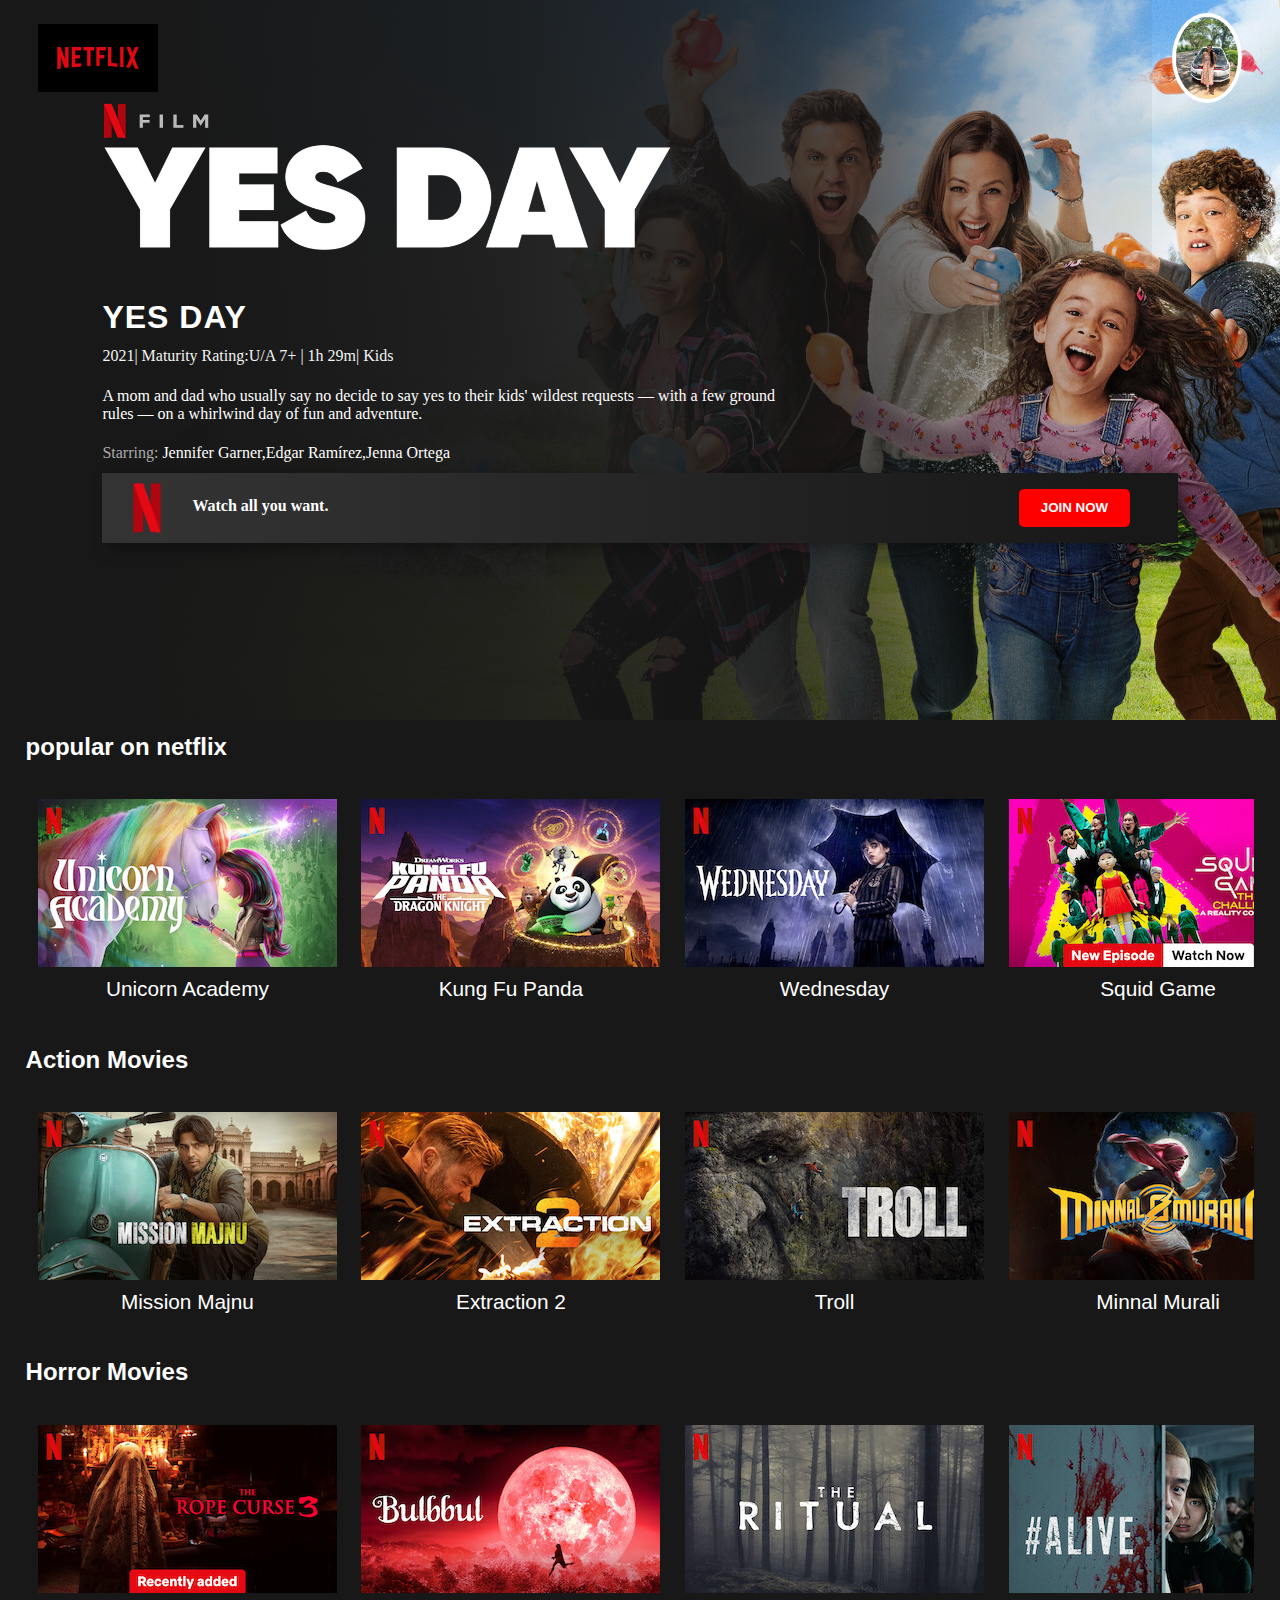
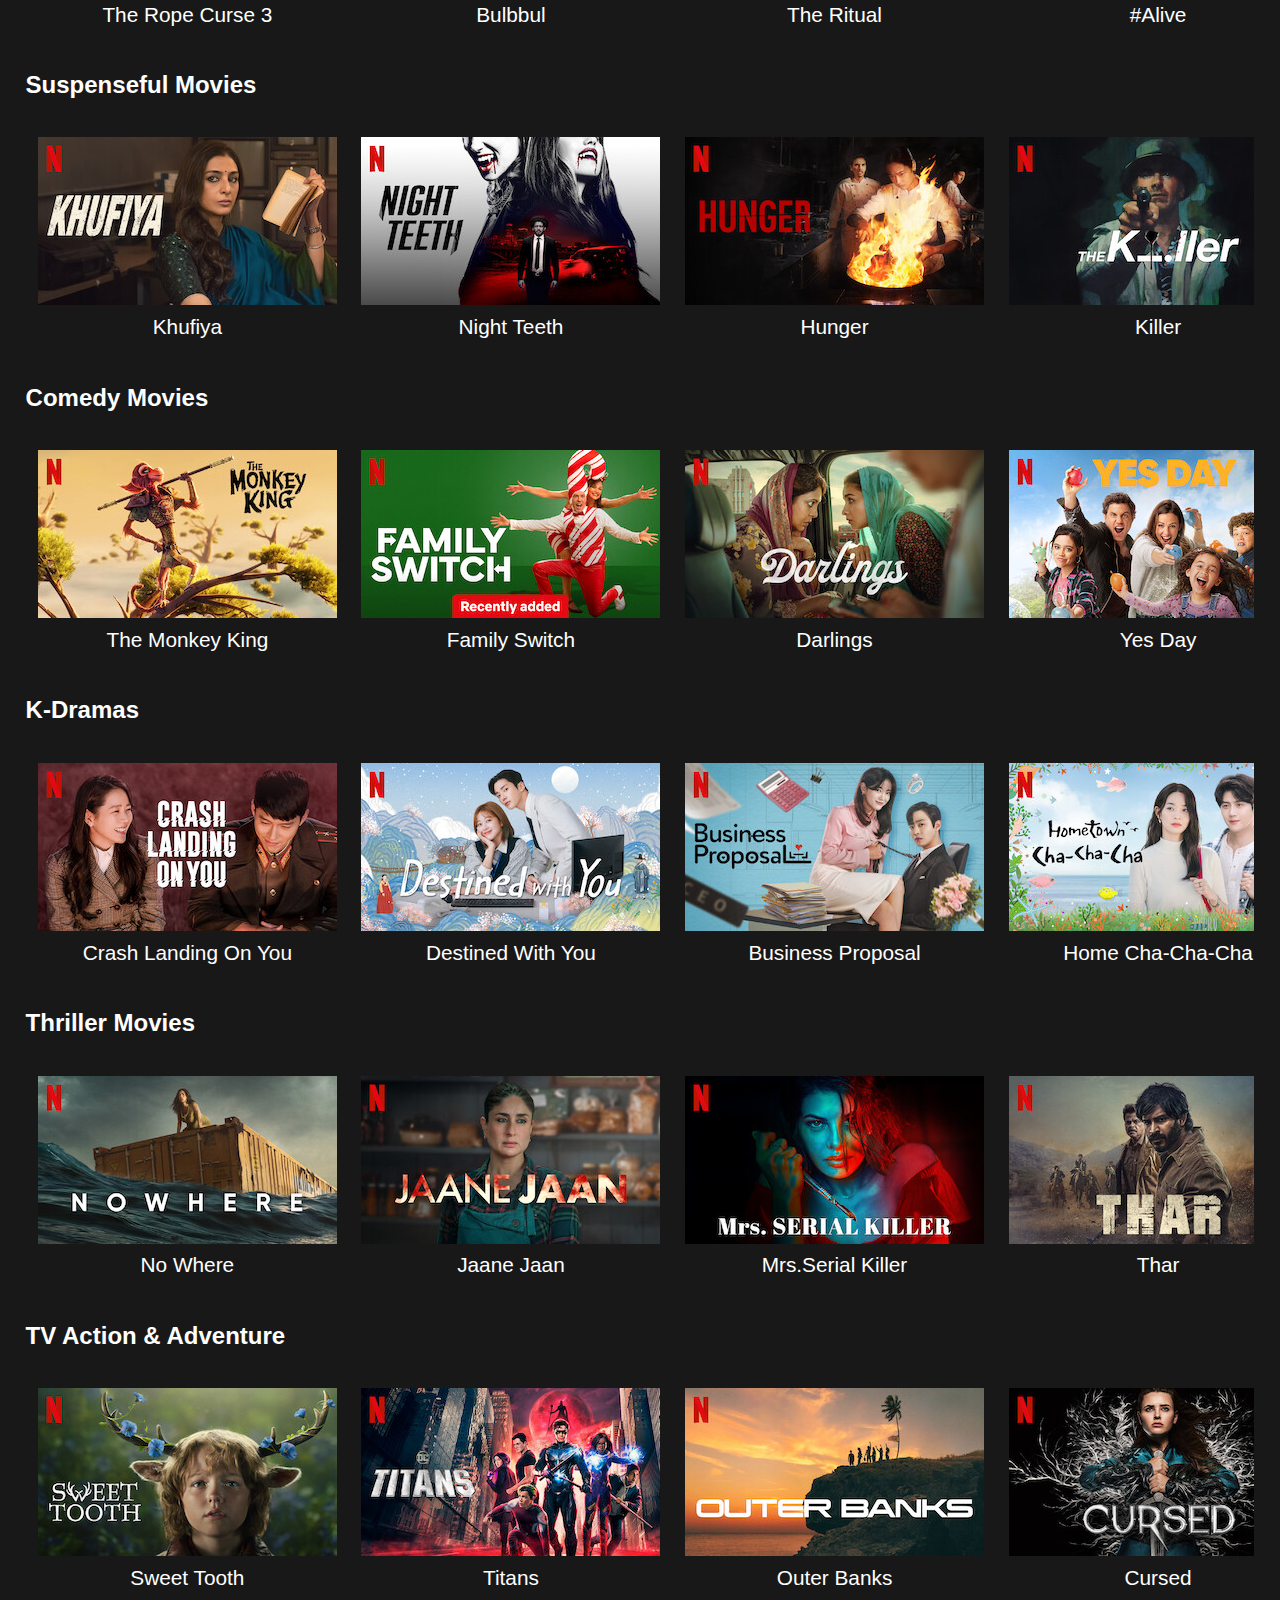
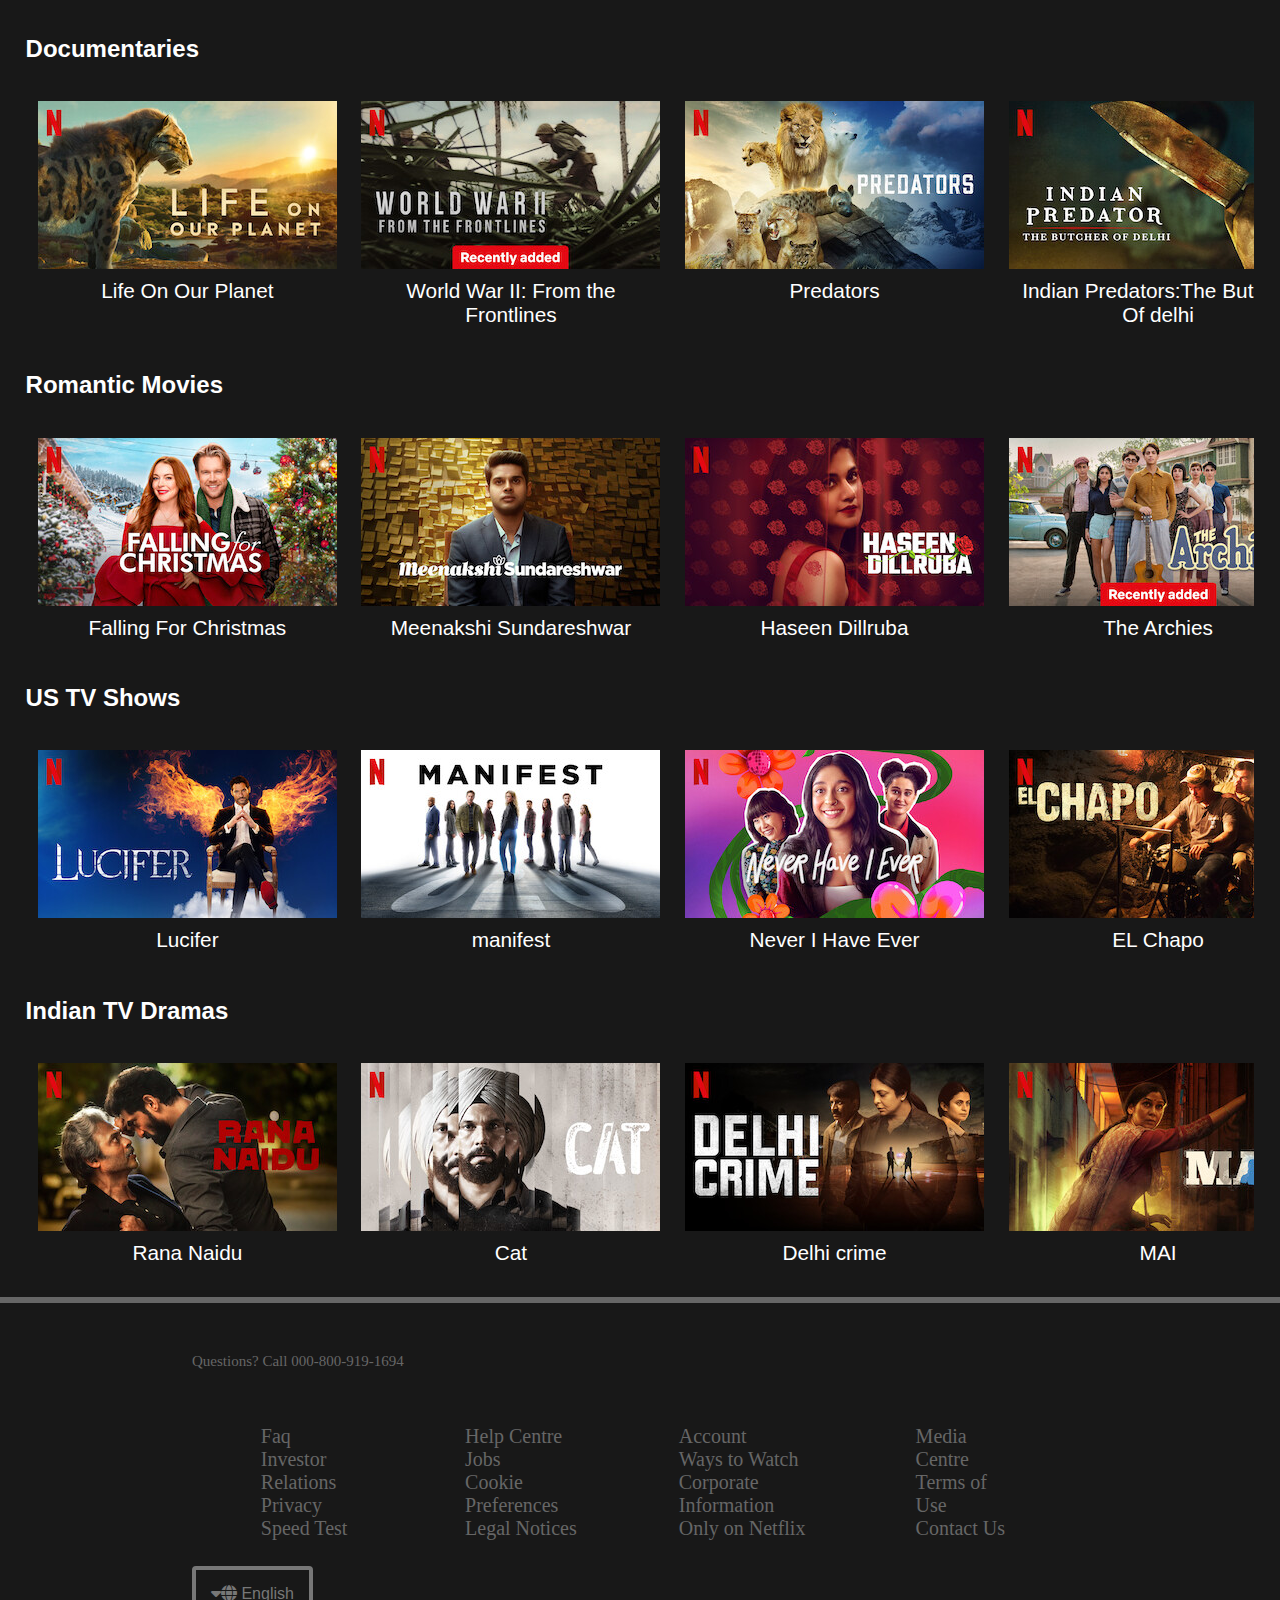
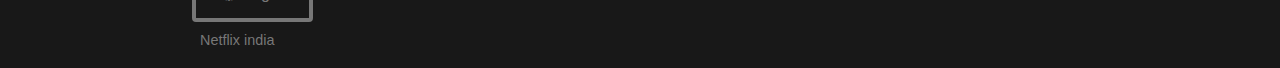
<file: index.html>
<!DOCTYPE html>
<html lang="en">

<head>
    <meta charset="UTF-8">
    <meta name="viewport" content="width=device-width, initial-scale=1.0">
    <title>Document</title>
    <link rel="stylesheet" href="index.css">
    <link rel="stylesheet" href="https://cdnjs.cloudflare.com/ajax/libs/font-awesome/6.5.1/css/all.min.css">
</head>

<body>
    <!-- ==========================navbar=============================   -->
    <nav>
        <img src="assets/png/logo.png" alt="logo" class="logo">
        <img src="assets/png/shivani.jpg" alt="logo" class="profile">
    </nav>
    <!-- ===============================banner============================== -->
    <div class="banner">
        <div class="banner-content">
            <div class="banner-title">
                <img src="assets/jpg/banner/44.png" alt="">
                <h1>YES DAY</h1>
                <p style="color: #f3f3f3;">2021<span>|</span> Maturity Rating:U/A 7+ <span>|</span> 1h 29m<span>|</span> Kids
                <p>A mom and dad who usually say no decide to say yes to their kids' wildest requests — with a few ground rules — on a whirlwind day of fun and adventure.</p>
                  <p><span style="color: #aaaaaa;"> Starring: </span>Jennifer Garner,Edgar Ramírez,Jenna Ortega</p>             
            </div>
            <div class="container1">
                <div class="container1-title">
                    <img src="assets/png/netflix logo.png" alt="">
                    <p>Watch all you want.</p>
                </div>
                <button>JOIN NOW</button>
            </div>
            <!-- <div class="banner-button">
                <button class="play">play</button>
                <button class="info">info</button>
            </div> -->
        </div>
    </div>
    <!-- ===================================section============================== -->
    <section>
        <h1>popular on netflix</h1>
        <div class="posters">
            <div class="posters-title">
                <a href="1.html"><img src="assets/jpg/popular on netflix/1.jpg" alt="logo" class="poster"></a>
                <h3>Unicorn Academy</h3>
            </div>
            <div class="posters-title">
                <a href="2.html"><img src="assets/jpg/popular on netflix/2.jpg" alt="logo" class="poster"></a>
                <h3>Kung Fu Panda</h3>
            </div>
            <div class="posters-title">
                <a href="3.html"><img src="assets/jpg/popular on netflix/3.jpg" alt="logo" class="poster"></a>
                <h3>Wednesday</h3>
            </div>
            <div class="posters-title">
                <a href="4.html"><img src="assets/jpg/popular on netflix/4.jpg" alt="logo" class="poster"></a>
                <h3>Squid Game</h3>
            </div>
            <div class="posters-title">
               <a href="5.html"><img src="assets/jpg/popular on netflix/5.jpg" alt="logo" class="poster"></a>
                <h3>Sister Death</h3>
            </div>
            <div class="posters-title">
                <a href="6.html"><img src="assets/jpg/popular on netflix/6.jpg" alt="logo" class="poster"></a>
                <h3>The Conference</h3>
            </div>
            <div class="posters-title">
                <a href="7.html"><img src="assets/jpg/popular on netflix/7.jpg" alt="logo" class="poster"></a>
                <h3>Chopsticks</h3>
            </div>
            <div class="posters-title">
                <a href="8.html"><img src="assets/jpg/popular on netflix/8.jpg" alt="logo" class="poster"></a>
                <h3>Surviving Paradise</h3>
            </div>
            <div class="posters-title">
                <a href="9.html"><img src="assets/jpg/popular on netflix/9.jpg" alt="logo" class="poster"></a>
                <h3>Island Of The Sea Wolves</h3>
            </div>
            <div class="posters-title">
                <a href="10.html"><img src="assets/jpg/popular on netflix/10.jpg" alt="logo" class="poster"></a>
                <h3>Lost In Space</h3>
            </div>
        </div>
    </section>
    <section>
        <h1>Action Movies</h1>
        <div class="posters">
            <div class="posters-title">
                <a href="11.html"><img src="assets/jpg/popular on netflix/11.jpg" alt="logo" class="poster"></a>
                <h3>Mission Majnu</h3>
            </div>
            <div class="posters-title">
                <a href="12.html"><img src="assets/jpg/popular on netflix/12.jpg" alt="logo" class="poster"></a>
                <h3>Extraction 2</h3>
            </div>
            <div class="posters-title">
                <a href="13.html"><img src="assets/jpg/popular on netflix/13.jpg" alt="logo" class="poster"></a>
                <h3>Troll</h3>
            </div>
            <div class="posters-title">
                <a href="14.html"><img src="assets/jpg/popular on netflix/14.jpg" alt="logo" class="poster"></a>
                <h3>Minnal Murali</h3>
            </div>
            <div class="posters-title">
                <a href="15.html"><img src="assets/jpg/popular on netflix/15.jpg" alt="logo" class="poster"></a>
                <h3>Heart Of Stone</h3>
            </div>
            <div class="posters-title">
                <a href="16.html"><img src="assets/jpg/popular on netflix/16.jpg" alt="logo" class="poster"></a>
                <h3>Triple Frontier</h3>
            </div>
            <div class="posters-title">
                <a href="17.html"><img src="assets/jpg/popular on netflix/17.jpg" alt="logo" class="poster"></a>
                <h3>Believer</h3>
            </div>
            <div class="posters-title">
                <a href="18.html"><img src="assets/jpg/popular on netflix/18.jpg" alt="logo" class="poster"></a>
                <h3>Mowgli</h3>
            </div>
            <div class="posters-title">
                <a href="19.html"><img src="assets/jpg/popular on netflix/19.jpg" alt="logo" class="poster"></a>
                <h3>How It Ends</h3>
            </div>
            <div class="posters-title">
                <a href="20.html"><img src="assets/jpg/popular on netflix/20.jpg" alt="logo" class="poster"></a>
                <h3>Revenge</h3>
            </div>
        </div>
    </section>
    <section>
        <h1>Horror Movies</h1>
        <div class="posters">
            <div class="posters-title">
                <a href="21.html"><img src="assets/jpg/popular on netflix/21.jpg" alt="logo" class="poster"></a>
                <h3>The Rope Curse 3</h3>
            </div>
            <div class="posters-title">
                <a href="22.html"><img src="assets/jpg/popular on netflix/22.jpg" alt="logo" class="poster"></a>
                <h3>Bulbbul</h3>
            </div>
            <div class="posters-title">
                <a href="23.html"><img src="assets/jpg/popular on netflix/23.jpg" alt="logo" class="poster"></a>
                <h3>The Ritual</h3>
            </div>
            <div class="posters-title">
                <a href="24.html"><img src="assets/jpg/popular on netflix/24.jpg" alt="logo" class="poster"></a>
                <h3>#Alive</h3>
            </div>
            <div class="posters-title">
                <a href="25.html"><img src="assets/jpg/popular on netflix/25.jpg" alt="logo" class="poster"></a>
                <h3>Sabrina</h3>
            </div>
            <div class="posters-title">
                <a href="26.html"><img src="assets/jpg/popular on netflix/26.jpg" alt="logo" class="poster"></a>
                <h3>Blood Red Sky</h3>
            </div>
            <div class="posters-title">
                <a href="27.html"><img src="assets/jpg/popular on netflix/27.jpg" alt="logo" class="poster"></a>
                <h3>Cam</h3>
            </div>
            <div class="posters-title">
                <a href="28.html"><img src="assets/jpg/popular on netflix/28.jpg" alt="logo" class="poster"></a>
                <h3>Ghost Stories</h3>
            </div>
            <div class="posters-title">
                <a href="29.html"><img src="assets/jpg/popular on netflix/29.jpg" alt="logo" class="poster"></a>
                <h3>Viking Wolf</h3>
            </div>
            <div class="posters-title">
                <a href="30.html"><img src="assets/jpg/popular on netflix/30.jpg" alt="logo" class="poster"></a>
                <h3>Death Note</h3>
            </div>
        </div>
    </section>
    <section>
        <h1>Suspenseful Movies</h1>
        <div class="posters">
            <div class="posters-title">
                <a href="31.html"><img src="assets/jpg/popular on netflix/31.jpg" alt="logo" class="poster"></a>
                <h3>Khufiya</h3>
            </div>
            <div class="posters-title">
                <a href="32.html"><img src="assets/jpg/popular on netflix/32.jpg" alt="logo" class="poster"></a>
                <h3>Night Teeth</h3>
            </div>
            <div class="posters-title">
                <a href="33.html"><img src="assets/jpg/popular on netflix/33.jpg" alt="logo" class="poster"></a>
                <h3>Hunger</h3>
            </div>
            <div class="posters-title">
                <a href="34.html"><img src="assets/jpg/popular on netflix/34.jpg" alt="logo" class="poster"></a>
                <h3>Killer</h3>
            </div>
            <div class="posters-title">
                <a href="35.html"><img src="assets/jpg/popular on netflix/35.jpg" alt="logo" class="poster"></a>
                <h3>Bird Box Barcelona</h3>
            </div>
            <div class="posters-title">
                <a href="36.html"><img src="assets/jpg/popular on netflix/36.jpg" alt="logo" class="poster"></a>
                <h3>The Silence</h3>
            </div>
            <div class="posters-title">
                <a href="37.html"><img src="assets/jpg/popular on netflix/37.jpg" alt="logo" class="poster"></a>
                <h3>Enola Holmas 2</h3>
            </div>
            <div class="posters-title">
                <a href="38.html"><img src="assets/jpg/popular on netflix/38.jpg" alt="logo" class="poster"></a>
                <h3>The Guilty</h3>
            </div>
            <div class="posters-title">
                <a href="39.html"><img src="assets/jpg/popular on netflix/39.jpg" alt="logo" class="poster"></a>
                <h3>Paradise</h3>
            </div>
            <div class="posters-title">
                <a href="40.html"><img src="assets/jpg/popular on netflix/40.jpg" alt="logo" class="poster"></a>
                <h3>Run</h3>
            </div>
        </div>
    </section>
    <section>
        <h1>Comedy Movies</h1>
        <div class="posters">
            <div class="posters-title">
                <a href="41.html"><img src="assets/jpg/popular on netflix/41.jpg" alt="logo" class="poster"></a>
                <h3>The Monkey King</h3>
            </div>
            <div class="posters-title">
                <a href="42.html"><img src="assets/jpg/popular on netflix/42.jpg" alt="logo" class="poster"></a>
                <h3>Family Switch</h3>
            </div>
            <div class="posters-title">
                <a href="43.html"><img src="assets/jpg/popular on netflix/43.jpg" alt="logo" class="poster"></a>
                <h3>Darlings</h3>
            </div>
            <div class="posters-title">
                <a href="44.html"><img src="assets/jpg/popular on netflix/44.jpg" alt="logo" class="poster"></a>
                <h3>Yes Day</h3>
            </div>
            <div class="posters-title">
                <a href="45.html"><img src="assets/jpg/popular on netflix/45.jpg" alt="logo" class="poster"></a>
                <h3>Wish Dragon</h3>
            </div>
            <div class="posters-title">
                <a href="46.html"><img src="assets/jpg/popular on netflix/46.jpg" alt="logo" class="poster"></a>
                <h3>Royal Treatment</h3>
            </div>
            <div class="posters-title">
                <a href="47.html"><img src="assets/jpg/popular on netflix/47.jpg" alt="logo" class="poster"></a>
                <h3>We Can Be Heroes</h3>
            </div>
            <div class="posters-title">
                <a href="48.html"><img src="assets/jpg/popular on netflix/48.jpg" alt="logo" class="poster"></a>
                <h3>Jaadugar</h3>
            </div>
            <div class="posters-title">
                <a href="49.html"><img src="assets/jpg/popular on netflix/49.jpg" alt="logo" class="poster"></a>
                <h3>Ginny Weds Sunny</h3>
            </div>
            <div class="posters-title">
                <a href="50.html"><img src="assets/jpg/popular on netflix/50.jpg" alt="logo" class="poster"></a>
                <h3>Kathal</h3>
            </div>
        </div>
    </section>
    <section>
        <h1>K-Dramas</h1>
        <div class="posters">
            <div class="posters-title">
                <a href="51.html"><img src="assets/jpg/popular on netflix/51.jpg" alt="logo" class="poster"></a>
                <h3>Crash Landing On You</h3>
            </div>
            <div class="posters-title">
                <a href="52.html"><img src="assets/jpg/popular on netflix/52.jpg" alt="logo" class="poster"></a>
                <h3>Destined With You</h3>
            </div>
            <div class="posters-title">
                <a href="53.html"><img src="assets/jpg/popular on netflix/53.jpg" alt="logo" class="poster"></a>
                <h3>Business Proposal</h3>
            </div>
            <div class="posters-title">
                <a href="54.html"><img src="assets/jpg/popular on netflix/54.jpg" alt="logo" class="poster"></a>
                <h3>Home Cha-Cha-Cha</h3>
            </div>
            <div class="posters-title">
                <a href="55.html"><img src="assets/jpg/popular on netflix/55.jpg" alt="logo" class="poster"></a>
                <h3>Behind Your Touch</h3>
            </div>
            <div class="posters-title">
                <a href="56.html"><img src="assets/jpg/popular on netflix/56.jpg" alt="logo" class="poster"></a>
                <h3>Sweet Home</h3>
            </div>
            <div class="posters-title">
                <a href="57.html"><img src="assets/jpg/popular on netflix/57.jpg" alt="logo" class="poster"></a>
                <h3>The Glory</h3>
            </div>
            <div class="posters-title">
                <a href="58.html"><img src="assets/jpg/popular on netflix/58.jpg" alt="logo" class="poster"></a>
                <h3>Doona</h3>
            </div>
            <div class="posters-title">
                <a href="59.html"><img src="assets/jpg/popular on netflix/59.jpg" alt="logo" class="poster"></a>
                <h3>Celebrity</h3>
            </div>
            <div class="posters-title">
                <a href="60.html"><img src="assets/jpg/popular on netflix/60.jpg" alt="logo" class="poster"></a>
                <h3>Start-Up</h3>
            </div>
        </div>
    </section>
    <section>
        <h1>Thriller Movies</h1>
        <div class="posters">
            <div class="posters-title">
                <a href="61.html"><img src="assets/jpg/popular on netflix/61.jpg" alt="logo" class="poster"></a>
                <h3>No Where</h3>
            </div>
            <div class="posters-title">
                <a href="62.html"><img src="assets/jpg/popular on netflix/62.jpg" alt="logo" class="poster"></a>
                <h3>Jaane Jaan</h3>
            </div>
            <div class="posters-title">
                <a href="63.html"><img src="assets/jpg/popular on netflix/63.jpg" alt="logo" class="poster"></a>
                <h3>Mrs.Serial Killer</h3>
            </div>
            <div class="posters-title">
                <a href="64.html"><img src="assets/jpg/popular on netflix/64.jpg" alt="logo" class="poster"></a>
                <h3>Thar</h3>
            </div>
            <div class="posters-title">
                <a href="65.html"><img src="assets/jpg/popular on netflix/65.jpg" alt="logo" class="poster"></a>
                <h3>Dhamaka</h3>
            </div>
            <div class="posters-title">
                <a href="66.html"><img src="assets/jpg/popular on netflix/66.jpg" alt="logo" class="poster"></a>
                <h3>In The Shadow Of The Moon</h3>
            </div>
            <div class="posters-title">
                <a href="67.html"><img src="assets/jpg/popular on netflix/67.jpg" alt="logo" class="poster"></a>
                <h3>Operation Finale</h3>
            </div>
            <div class="posters-title">
                <a href="68.html"><img src="assets/jpg/popular on netflix/68.jpg" alt="logo" class="poster"></a>
                <h3>Hypnotic</h3>
            </div>
            <div class="posters-title">
                <a href="69.html"><img src="assets/jpg/popular on netflix/69.jpg" alt="logo" class="poster"></a>
                <h3>Fractured</h3>
            </div>
            <div class="posters-title">
                <a href="70.html"><img src="assets/jpg/popular on netflix/70.jpg" alt="logo" class="poster"></a>
                <h3>Tau</h3>
            </div>
        </div>
    </section>
    <section>
        <h1>TV Action & Adventure</h1>
        <div class="posters">
            <div class="posters-title">
                <a href="71.html"><img src="assets/jpg/popular on netflix/71.jpg" alt="logo" class="poster"></a>
                <h3>Sweet Tooth</h3>
            </div>
            <div class="posters-title">
                <a href="72.html"><img src="assets/jpg/popular on netflix/72.jpg" alt="logo" class="poster"></a>
                <h3>Titans</h3>
            </div>
            <div class="posters-title">
                <a href="73.html"><img src="assets/jpg/popular on netflix/73.jpg" alt="logo" class="poster"></a>
                <h3>Outer Banks</h3>
            </div>
            <div class="posters-title">
                <a href="74.html"><img src="assets/jpg/popular on netflix/74.jpg" alt="logo" class="poster"></a>
                <h3>Cursed</h3>
            </div>
            <div class="posters-title">
                <a href="75.html"><img src="assets/jpg/popular on netflix/75.jpg" alt="logo" class="poster"></a>
                <h3>Criminal Code</h3>
            </div>
            <div class="posters-title">
                <a href="76.html"><img src="assets/jpg/popular on netflix/76.jpg" alt="logo" class="poster"></a>
                <h3>The Last Kingdom</h3>
            </div>
            <div class="posters-title">
                <a href="77.html"><img src="assets/jpg/popular on netflix/77.jpg" alt="logo" class="poster"></a>
                <h3>1899</h3>
            </div>
            <div class="posters-title">
                <a href="78.html"><img src="assets/jpg/popular on netflix/78.jpg" alt="logo" class="poster"></a>
                <h3>Shadow And Bone</h3>
            </div>
            <div class="posters-title">
                <a href="79.html"><img src="assets/jpg/popular on netflix/79.jpg" alt="logo" class="poster"></a>
                <h3>Beetal</h3>
            </div>
            <div class="posters-title">
                <a href="80.html"><img src="assets/jpg/popular on netflix/80.jpg" alt="logo" class="poster"></a>
                <h3>Keep Breathing</h3>
            </div>
        </div>
    </section>
    <section>
        <h1>Documentaries</h1>
        <div class="posters">
            <div class="posters-title">
                <a href="81.html"><img src="assets/jpg/popular on netflix/81.jpg" alt="logo" class="poster"></a>
                <h3>Life On Our Planet</h3>
            </div>
            <div class="posters-title">
                <a href="82.html"><img src="assets/jpg/popular on netflix/82.jpg" alt="logo" class="poster"></a>
                <h3>World War II: From the Frontlines</h3>
            </div>
            <div class="posters-title">
                <a href="83.html"><img src="assets/jpg/popular on netflix/83.jpg" alt="logo" class="poster"></a>
                <h3>Predators</h3>
            </div>
            <div class="posters-title">
                <a href="84.html"><img src="assets/jpg/popular on netflix/84.jpg" alt="logo" class="poster"></a>
                <h3>Indian Predators:The Butcher Of delhi</h3>
            </div>
            <div class="posters-title">
                <a href="85.html"><img src="assets/jpg/popular on netflix/85.jpg" alt="logo" class="poster"></a>
                <h3>MH370:The Plane that disappeared</h3>
            </div>
            <div class="posters-title">
                <a href="86.html"><img src="assets/jpg/popular on netflix/86.jpg" alt="logo" class="poster"></a>
                <h3>How To Become A MOB Boss</h3>
            </div>
            <div class="posters-title">
                <a href="87.html"><img src="assets/jpg/popular on netflix/87.jpg" alt="logo" class="poster"></a>
                <h3>the elephant whisperers</h3>
            </div>
            <div class="posters-title">
                <a href="88.html"><img src="assets/jpg/popular on netflix/88.jpg" alt="logo" class="poster"></a>
                <h3>Deep V Heard</h3>
            </div>
            <div class="posters-title">
                <a href="89.html"><img src="assets/jpg/popular on netflix/89.jpg" alt="logo" class="poster"></a>
                <h3>How To Get Rich</h3>
            </div>
            <div class="posters-title">
                <a href="90.html"><img src="assets/jpg/popular on netflix/90.jpg" alt="logo" class="poster"></a>
                <h3>Catching Killers</h3>
            </div>
        </div>
    </section>
    <section>
        <h1>Romantic Movies</h1>
        <div class="posters">
            <div class="posters-title">
                <a href="91.html"><img src="assets/jpg/popular on netflix/91.jpg" alt="logo" class="poster"></a>
                <h3>Falling For Christmas</h3>
            </div>
            <div class="posters-title">
                <a href="92.html"><img src="assets/jpg/popular on netflix/92.jpg" alt="logo" class="poster"></a>
                <h3>Meenakshi Sundareshwar</h3>
            </div>
            <div class="posters-title">
                <a href="93.html"><img src="assets/jpg/popular on netflix/93.jpg" alt="logo" class="poster"></a>
                <h3>Haseen Dillruba</h3>
            </div>
            <div class="posters-title">
                <a href="94.html"><img src="assets/jpg/popular on netflix/94.jpg" alt="logo" class="poster"></a>
                <h3>The Archies</h3>
            </div>
            <div class="posters-title">
                <a href="95.html"><img src="assets/jpg/popular on netflix/95.jpg" alt="logo" class="poster"></a>
                <h3>A Christmas Prince</h3>
            </div>
            <div class="posters-title">
                <a href="96.html"><img src="assets/jpg/popular on netflix/96.jpg" alt="logo" class="poster"></a>
                <h3>The Princes Switch</h3>
            </div>
            <div class="posters-title">
                <a href="97.html"><img src="assets/jpg/popular on netflix/97.jpg" alt="logo" class="poster"></a>
                <h3>Private Lesson</h3>
            </div>
            <div class="posters-title">
                <a href="98.html"><img src="assets/jpg/popular on netflix/98.jpg" alt="logo" class="poster"></a>
                <h3>20th Century Girl</h3>
            </div>
            <div class="posters-title">
                <a href="99.html"><img src="assets/jpg/popular on netflix/99.jpg" alt="logo" class="poster"></a>
                <h3>Tall Girl</h3>
            </div>
            <div class="posters-title">
                <a href="100.html"><img src="assets/jpg/popular on netflix/100.jpg" alt="logo" class="poster"></a>
                <h3>Set It Up</h3>
            </div>
        </div>
    </section>
    <section>
        <h1>US TV Shows</h1>
        <div class="posters">
            <div class="posters-title">
                <a href="101.html"><img src="assets/jpg/popular on netflix/101.jpg" alt="logo" class="poster"></a>
                <h3>Lucifer</h3>
            </div>
            <div class="posters-title">
                <a href="102.html"><img src="assets/jpg/popular on netflix/102.jpg" alt="logo" class="poster"></a>
                <h3>manifest</h3>
            </div>
            <div class="posters-title">
                <a href="103.html"><img src="assets/jpg/popular on netflix/103.jpg" alt="logo" class="poster"></a>
                <h3>Never I Have Ever</h3>
            </div>
            <div class="posters-title">
                <a href="104.html"><img src="assets/jpg/popular on netflix/104.jpg" alt="logo" class="poster"></a>
                <h3>EL Chapo</h3>
            </div>
            <div class="posters-title">
                <a href="105.html"><img src="assets/jpg/popular on netflix/105.jpg" alt="logo" class="poster"></a>
                <h3>Cobra Kai</h3>
            </div>
            <div class="posters-title">
                <a href="106.html"><img src="assets/jpg/popular on netflix/106.jpg" alt="logo" class="poster"></a>
                <h3>Snow Piercer</h3>
            </div>
            <div class="posters-title">
                <a href="107.html"><img src="assets/jpg/popular on netflix/107.jpg" alt="logo" class="poster"></a>
                <h3>Virgin River</h3>
            </div>
            <div class="posters-title">
                <a href="108.html"><img src="assets/jpg/popular on netflix/108.jpg" alt="logo" class="poster"></a>
                <h3>Mindhunter</h3>
            </div>
            <div class="posters-title">
                <a href="109.html"><img src="assets/jpg/popular on netflix/109.jpg" alt="logo" class="poster"></a>
                <h3>Ozark</h3>
            </div>
            <div class="posters-title">
                <a href="110.html"><img src="assets/jpg/popular on netflix/110.jpg" alt="logo" class="poster"></a>
                <h3>You</h3>
            </div>
        </div>
    </section>
    <section>
        <h1>Indian TV Dramas</h1>
        <div class="posters">
            <div class="posters-title">
                <a href="111.html"><img src="assets/jpg/popular on netflix/111.jpg" alt="logo" class="poster"></a>
                <h3>Rana Naidu</h3>
            </div>
            <div class="posters-title">
                <a href="112.html"><img src="assets/jpg/popular on netflix/112.jpg" alt="logo" class="poster"></a>
                <h3>Cat</h3>
            </div>
            <div class="posters-title">
                <a href="113.html"><img src="assets/jpg/popular on netflix/113.jpg" alt="logo" class="poster"></a>
                <h3>Delhi crime</h3>
            </div>
            <div class="posters-title">
                <a href="114.html"><img src="assets/jpg/popular on netflix/114.jpg" alt="logo" class="poster"></a>
                <h3>MAI</h3>
            </div>
            <div class="posters-title">
                <a href="115.html"><img src="assets/jpg/popular on netflix/115.jpg" alt="logo" class="poster"></a>
                <h3>Sacred Games</h3>
            </div>
            <div class="posters-title">
                <a href="116.html"><img src="assets/jpg/popular on netflix/116.jpg" alt="logo" class="poster"></a>
                <h3>MisMatched</h3>
            </div>
            <div class="posters-title">
                <a href="117.html"><img src="assets/jpg/popular on netflix/117.jpg" alt="logo" class="poster"></a>
                <h3>Choona</h3>
            </div>
            <div class="posters-title">
                <a href="118.html"><img src="assets/jpg/popular on netflix/118.jpg" alt="logo" class="poster"></a>
                <h3>Little Things</h3>
            </div>
            <div class="posters-title">
                <a href="119.html"><img src="assets/jpg/popular on netflix/119.jpg" alt="logo" class="poster"></a>
                <h3>Class</h3>
            </div>
            <div class="posters-title">
                <a href="120.html"><img src="assets/jpg/popular on netflix/120.jpg" alt="logo" class="poster"></a>
                <h3>Selection Day</h3>
            </div>
        </div>
    </section>

    <!-- <section>
        <div class="posters">
            <img src="assets/jpg/popular on netflix/1.jpg" alt="logo" class="poster">
            <img src="assets/jpg/popular on netflix/2.jpg" alt="logo" class="poster">
            <img src="assets/jpg/popular on netflix/3.jpg" alt="logo" class="poster">
            <img src="assets/jpg/popular on netflix/4.jpg" alt="logo" class="poster">
            <img src="assets/jpg/popular on netflix/5.jpg" alt="logo" class="poster">
            <img src="assets/jpg/popular on netflix/6.jpg" alt="logo" class="poster">
            <img src="assets/jpg/popular on netflix/7.jpg" alt="logo" class="poster">
            <img src="assets/jpg/popular on netflix/8.jpg" alt="logo" class="poster">
            <img src="assets/jpg/popular on netflix/9.jpg" alt="logo" class="poster">
            <img src="assets/jpg/popular on netflix/10.jpg" alt="logo" class="poster">
            <img src="assets/jpg/popular on netflix/11.jpg" alt="logo" class="poster">
            <img src="assets/jpg/popular on netflix/12.jpg" alt="logo" class="poster">
            <img src="assets/jpg/popular on netflix/13.jpg" alt="logo" class="poster">
            <img src="assets/jpg/popular on netflix/14.jpg" alt="logo" class="poster">
            <img src="assets/jpg/popular on netflix/15.jpg" alt="logo" class="poster">
        </div>
    </section>
    <section>
        <div class="posters">
            <img src="assets/jpg/popular on netflix/1.jpg" alt="logo" class="poster">
            <img src="assets/jpg/popular on netflix/2.jpg" alt="logo" class="poster">
            <img src="assets/jpg/popular on netflix/3.jpg" alt="logo" class="poster">
            <img src="assets/jpg/popular on netflix/4.jpg" alt="logo" class="poster">
            <img src="assets/jpg/popular on netflix/5.jpg" alt="logo" class="poster">
            <img src="assets/jpg/popular on netflix/6.jpg" alt="logo" class="poster">
            <img src="assets/jpg/popular on netflix/7.jpg" alt="logo" class="poster">
            <img src="assets/jpg/popular on netflix/8.jpg" alt="logo" class="poster">
            <img src="assets/jpg/popular on netflix/9.jpg" alt="logo" class="poster">
            <img src="assets/jpg/popular on netflix/10.jpg" alt="logo" class="poster">
            <img src="assets/jpg/popular on netflix/11.jpg" alt="logo" class="poster">
            <img src="assets/jpg/popular on netflix/12.jpg" alt="logo" class="poster">
            <img src="assets/jpg/popular on netflix/13.jpg" alt="logo" class="poster">
            <img src="assets/jpg/popular on netflix/14.jpg" alt="logo" class="poster">
            <img src="assets/jpg/popular on netflix/15.jpg" alt="logo" class="poster">
        </div>
    </section>
    <section>
        <div class="posters">
            <img src="assets/jpg/popular on netflix/1.jpg" alt="logo" class="poster">
            <img src="assets/jpg/popular on netflix/2.jpg" alt="logo" class="poster">
            <img src="assets/jpg/popular on netflix/3.jpg" alt="logo" class="poster">
            <img src="assets/jpg/popular on netflix/4.jpg" alt="logo" class="poster">
            <img src="assets/jpg/popular on netflix/5.jpg" alt="logo" class="poster">
            <img src="assets/jpg/popular on netflix/6.jpg" alt="logo" class="poster">
            <img src="assets/jpg/popular on netflix/7.jpg" alt="logo" class="poster">
            <img src="assets/jpg/popular on netflix/8.jpg" alt="logo" class="poster">
            <img src="assets/jpg/popular on netflix/9.jpg" alt="logo" class="poster">
            <img src="assets/jpg/popular on netflix/10.jpg" alt="logo" class="poster">
            <img src="assets/jpg/popular on netflix/11.jpg" alt="logo" class="poster">
            <img src="assets/jpg/popular on netflix/12.jpg" alt="logo" class="poster">
            <img src="assets/jpg/popular on netflix/13.jpg" alt="logo" class="poster">
            <img src="assets/jpg/popular on netflix/14.jpg" alt="logo" class="poster">
            <img src="assets/jpg/popular on netflix/15.jpg" alt="logo" class="poster">
        </div>
    </section> -->
    <!-- =======================================footer=============================== -->
    <footer>
        <h1>Questions? Call 000-800-919-1694</h1>
        <div class="row">
            <div class="col">
                <a href="">Faq</a>
                <a href="">Investor Relations</a>
                <a href="">Privacy</a>
                <a href="">Speed Test</a>
            </div>
                <div class="col">
                    <a href="">Help Centre</a>
                    <a href="">Jobs</a>
                    <a href="">Cookie Preferences</a>
                    <a href="">Legal Notices</a>
                </div>
                <div class="col">
                    <a href="">Account</a>
                    <a href="">Ways to Watch</a>
                    <a href="">Corporate Information</a>
                    <a href="">Only on Netflix</a>
                </div>
                    <div class="col">
                        <a href="">Media Centre</a>
                        <a href="">Terms of Use</a>
                        <a href="">Contact Us</a>
                    </div>
        </div>
                <button class="lang"> <i class="fa-solid fa-caret-down"></i><i class="fa-solid fa-globe"></i> English</button>
                <p>
                    Netflix india
                </p>


    </footer>
</body>

</html>
</file>
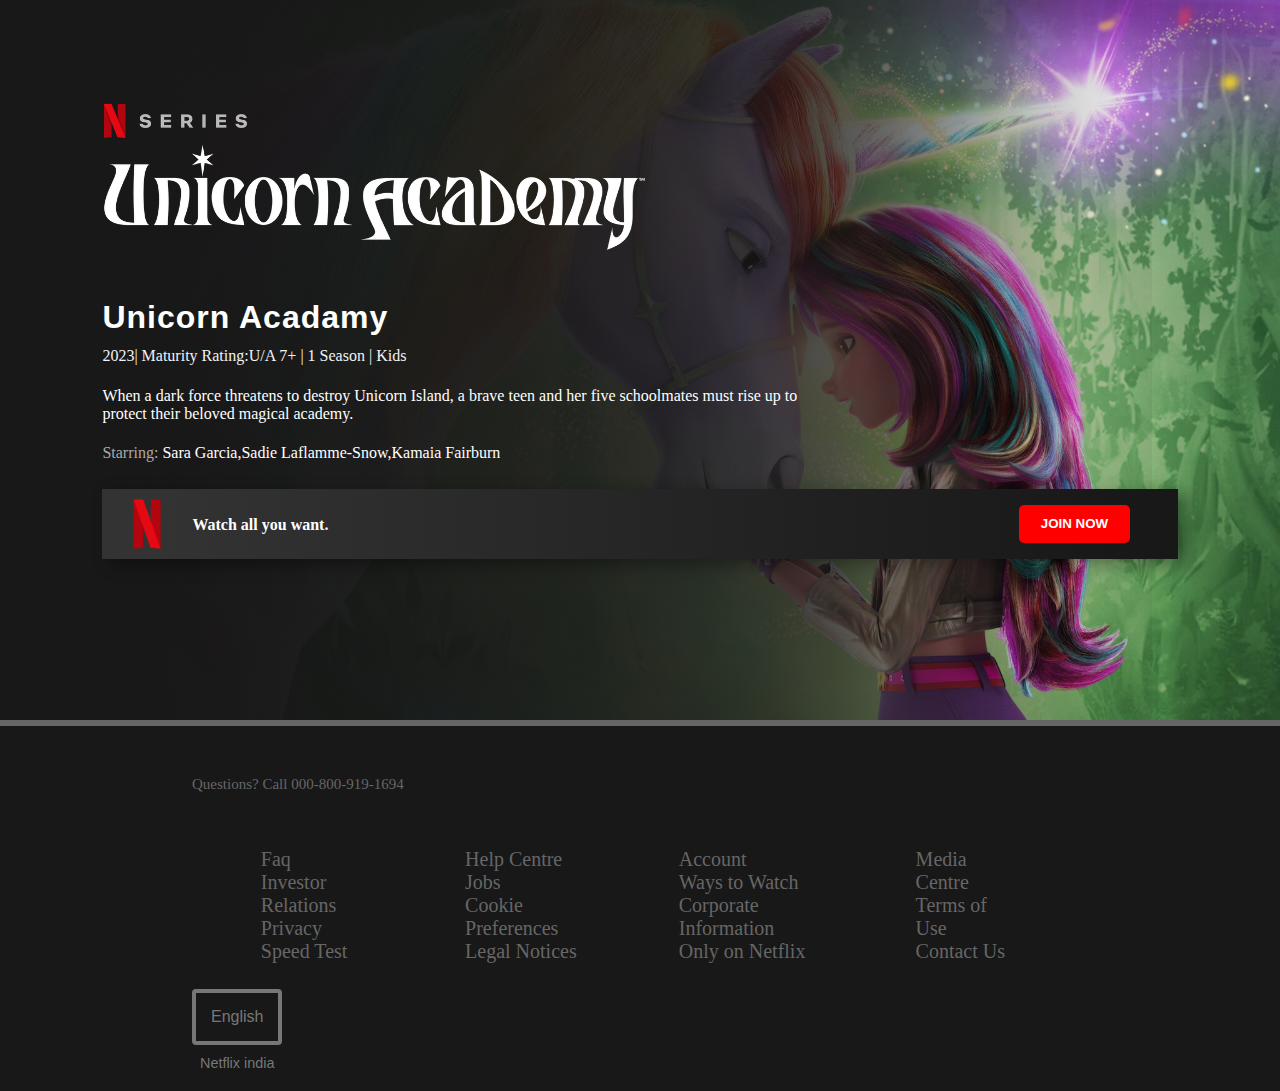
<file: 1.html>
<!DOCTYPE html>
<html lang="en">

<head>
    <meta charset="UTF-8">
    <meta name="viewport" content="width=device-width, initial-scale=1.0">
    <title>Document</title>
    <link rel="stylesheet" href="1.css">
</head>

<body>
    <div class="banner">
        <div class="banner-content">
            <div class="banner-title">
                <img src="assets/jpg/banner/1.png" alt="">
                <h1>Unicorn Acadamy</h1>
                <p style="color: #f3f3f3;">2023<span>|</span> Maturity Rating:U/A 7+ <span>|</span> 1 Season
                    <span>|</span> Kids
                <p>When a dark force threatens to destroy Unicorn Island, a brave teen and her five schoolmates must
                    rise up to protect their beloved magical academy.</p>
                <p><span style="color: #aaaaaa;"> Starring: </span>Sara Garcia,Sadie Laflamme-Snow,Kamaia Fairburn</p>
            </div>
            <div class="container1">
                <div class="container1-title">
                    <img src="assets/png/netflix logo.png" alt="">
                    <p>Watch all you want.</p>
                </div>
                <button>JOIN NOW</button>
            </div>
            <!-- <div class="banner-button">
                <button class="play">play</button>
                <button class="info">info</button>
            </div> -->
        </div>
    </div>
    <footer>
        <h1>Questions? Call 000-800-919-1694</h1>
        <div class="row">
            <div class="col">
                <a href="">Faq</a>
                <a href="">Investor Relations</a>
                <a href="">Privacy</a>
                <a href="">Speed Test</a>
            </div>
            <div class="col">
                <a href="">Help Centre</a>
                <a href="">Jobs</a>
                <a href="">Cookie Preferences</a>
                <a href="">Legal Notices</a>
            </div>
            <div class="col">
                <a href="">Account</a>
                <a href="">Ways to Watch</a>
                <a href="">Corporate Information</a>
                <a href="">Only on Netflix</a>
            </div>
            <div class="col">
                <a href="">Media Centre</a>
                <a href="">Terms of Use</a>
                <a href="">Contact Us</a>
            </div>
        </div>
        <button class="lang"><i class="fa-solid fa-caret-down"></i><i class="fa-solid fa-globe"></i>English</button>
        <p>
            Netflix india
        </p>
    </footer>
</body>

</html>
</file>
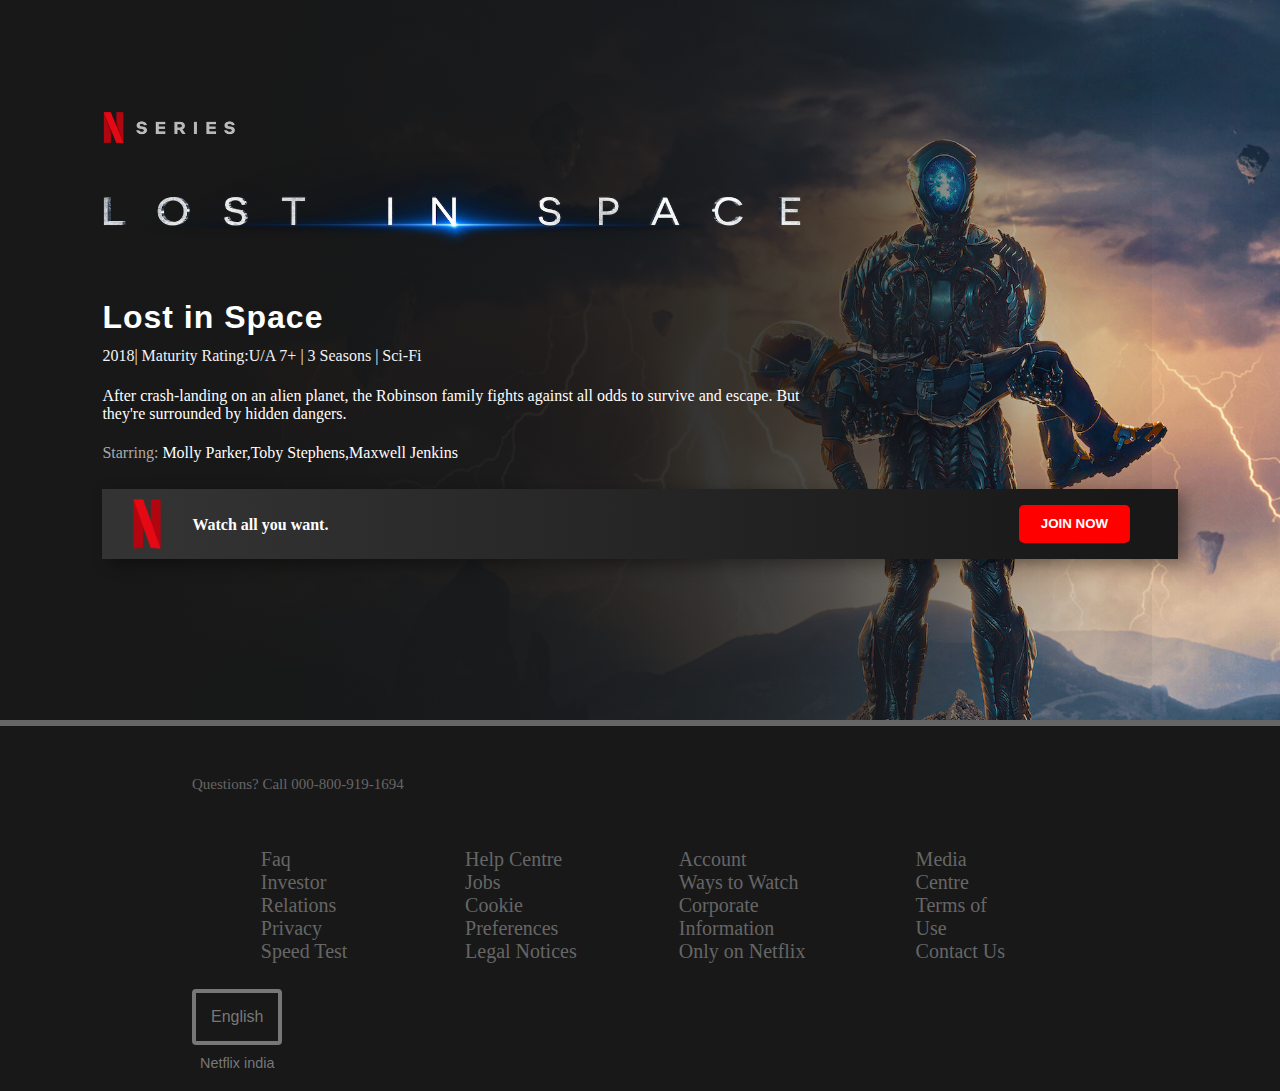
<file: 10.html>
<!DOCTYPE html>
<html lang="en">
<head>
    <meta charset="UTF-8">
    <meta name="viewport" content="width=device-width, initial-scale=1.0">
    <title>Document</title>
    <link rel="stylesheet" href="10.css">
</head>
<body>
    <div class="banner">
        <div class="banner-content">
            <div class="banner-title">
                <img src="assets/jpg/banner/10.png" alt="">
                <h1>Lost in Space</h1>
                <p style="color: #f3f3f3;">2018<span>|</span> Maturity Rating:U/A 7+ <span>|</span> 3 Seasons <span>|</span> Sci-Fi
                <p>After crash-landing on an alien planet, the Robinson family fights against all odds to survive and escape. But they're surrounded by hidden dangers.</p>
                  <p><span style="color: #aaaaaa;"> Starring: </span>Molly Parker,Toby Stephens,Maxwell Jenkins</p>            
            </div>
            <div class="container1">
                <div class="container1-title">
                    <img src="assets/png/netflix logo.png" alt="">
                    <p>Watch all you want.</p>
                </div>
                <button>JOIN NOW</button>
            </div>
            <!-- <div class="banner-button">
                <button class="play">play</button>
                <button class="info">info</button>
            </div> -->
        </div>
    </div>  
    <footer>
        <h1>Questions? Call 000-800-919-1694</h1>
        <div class="row">
            <div class="col">
                <a href="">Faq</a>
                <a href="">Investor Relations</a>
                <a href="">Privacy</a>
                <a href="">Speed Test</a>
            </div>
                <div class="col">
                    <a href="">Help Centre</a>
                    <a href="">Jobs</a>
                    <a href="">Cookie Preferences</a>
                    <a href="">Legal Notices</a>
                </div>
                <div class="col">
                    <a href="">Account</a>
                    <a href="">Ways to Watch</a>
                    <a href="">Corporate Information</a>
                    <a href="">Only on Netflix</a>
                </div>
                    <div class="col">
                        <a href="">Media Centre</a>
                        <a href="">Terms of Use</a>
                        <a href="">Contact Us</a>
                    </div>
        </div>
                <button class="lang"> <i class="fa-solid fa-caret-down"></i><i class="fa-solid fa-globe"></i> English</button>
                <p>
                    Netflix india
                </p>
</footer>
</body>
</html>
</file>
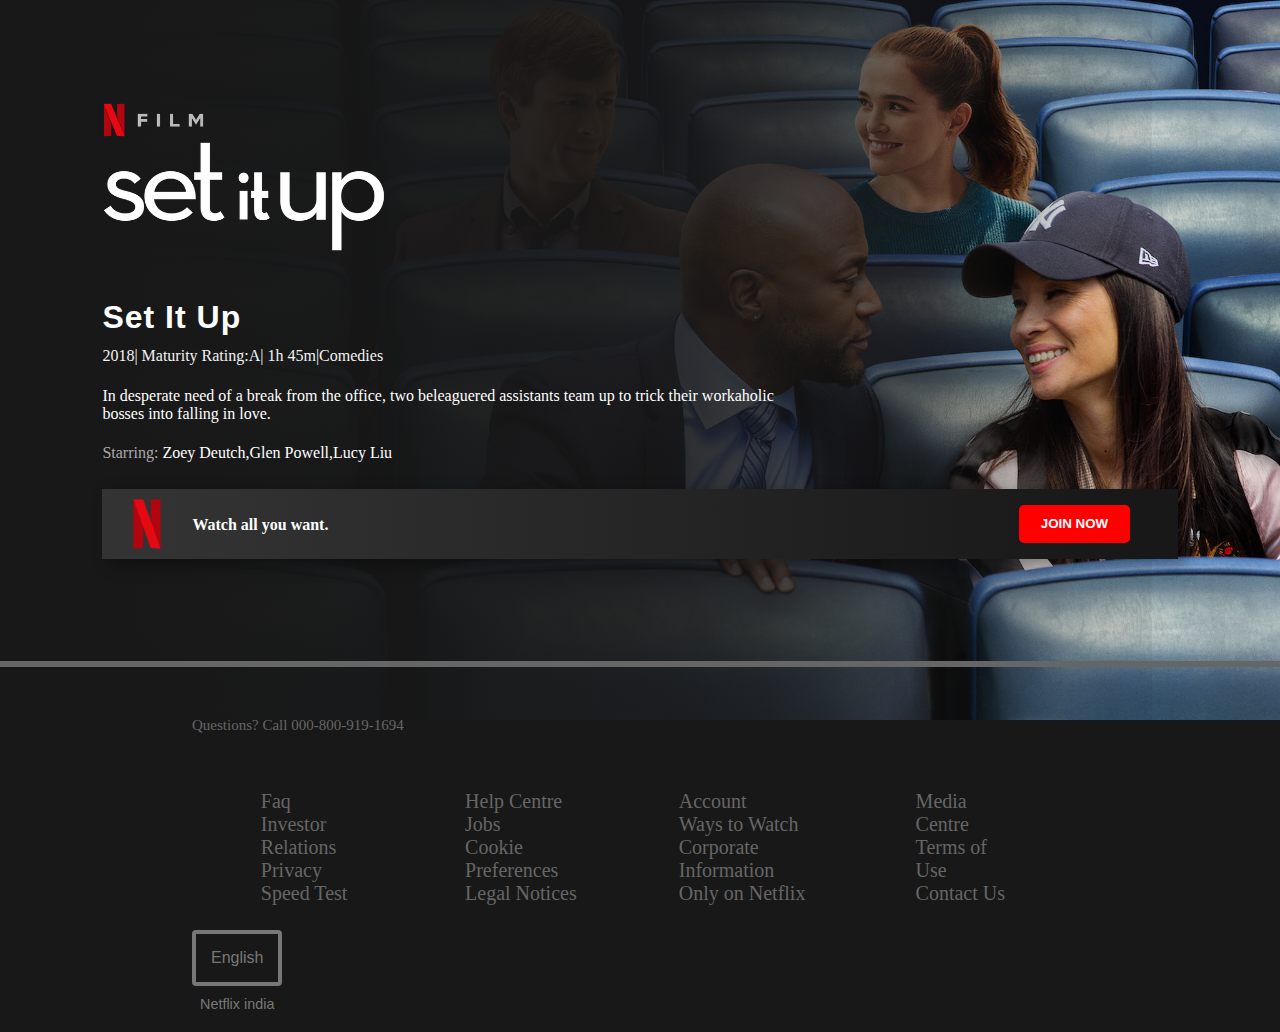
<file: 100.html>
<!DOCTYPE html>
<html lang="en">
<head>
    <meta charset="UTF-8">
    <meta name="viewport" content="width=device-width, initial-scale=1.0">
    <title>Document</title>
    <link rel="stylesheet" href="100.css">
</head>
<body>
    <div class="banner"> 
        <div class="banner-content">
            <div class="banner-title">
                <img src="assets/jpg/banner/100.png" alt="">
                <h1>Set It Up</h1>
                <p style="color: #f3f3f3;">2018<span>|</span> Maturity Rating:A<span>|</span> 1h 45m<span>|</span>Comedies
                <p>In desperate need of a break from the office, two beleaguered assistants team up to trick their workaholic bosses into falling in love.</p>
                  <p><span style="color: #aaaaaa;"> Starring: </span>Zoey Deutch,Glen Powell,Lucy Liu</p>
            <div class="container1">
                <div class="container1-title">
                    <img src="assets/png/netflix logo.png" alt="">
                    <p>Watch all you want.</p>
                </div>
                <button>JOIN NOW</button>
            </div>
            <!-- <div class="banner-button">
                <button class="play">play</button>
                <button class="info">info</button>
            </div> -->
        </div>
    </div>  
    <footer>
        <h1>Questions? Call 000-800-919-1694</h1>
        <div class="row">
            <div class="col">
                <a href="">Faq</a>
                <a href="">Investor Relations</a>
                <a href="">Privacy</a>
                <a href="">Speed Test</a>
            </div>
                <div class="col">
                    <a href="">Help Centre</a>
                    <a href="">Jobs</a>
                    <a href="">Cookie Preferences</a>
                    <a href="">Legal Notices</a>
                </div>
                <div class="col">
                    <a href="">Account</a>
                    <a href="">Ways to Watch</a>
                    <a href="">Corporate Information</a>
                    <a href="">Only on Netflix</a>
                </div>
                    <div class="col">
                        <a href="">Media Centre</a>
                        <a href="">Terms of Use</a>
                        <a href="">Contact Us</a>
                    </div>
        </div>
                <button class="lang"> <i class="fa-solid fa-caret-down"></i><i class="fa-solid fa-globe"></i> English</button>
                <p>
                    Netflix india
                </p>
</footer>
</body>
</html>
</file>
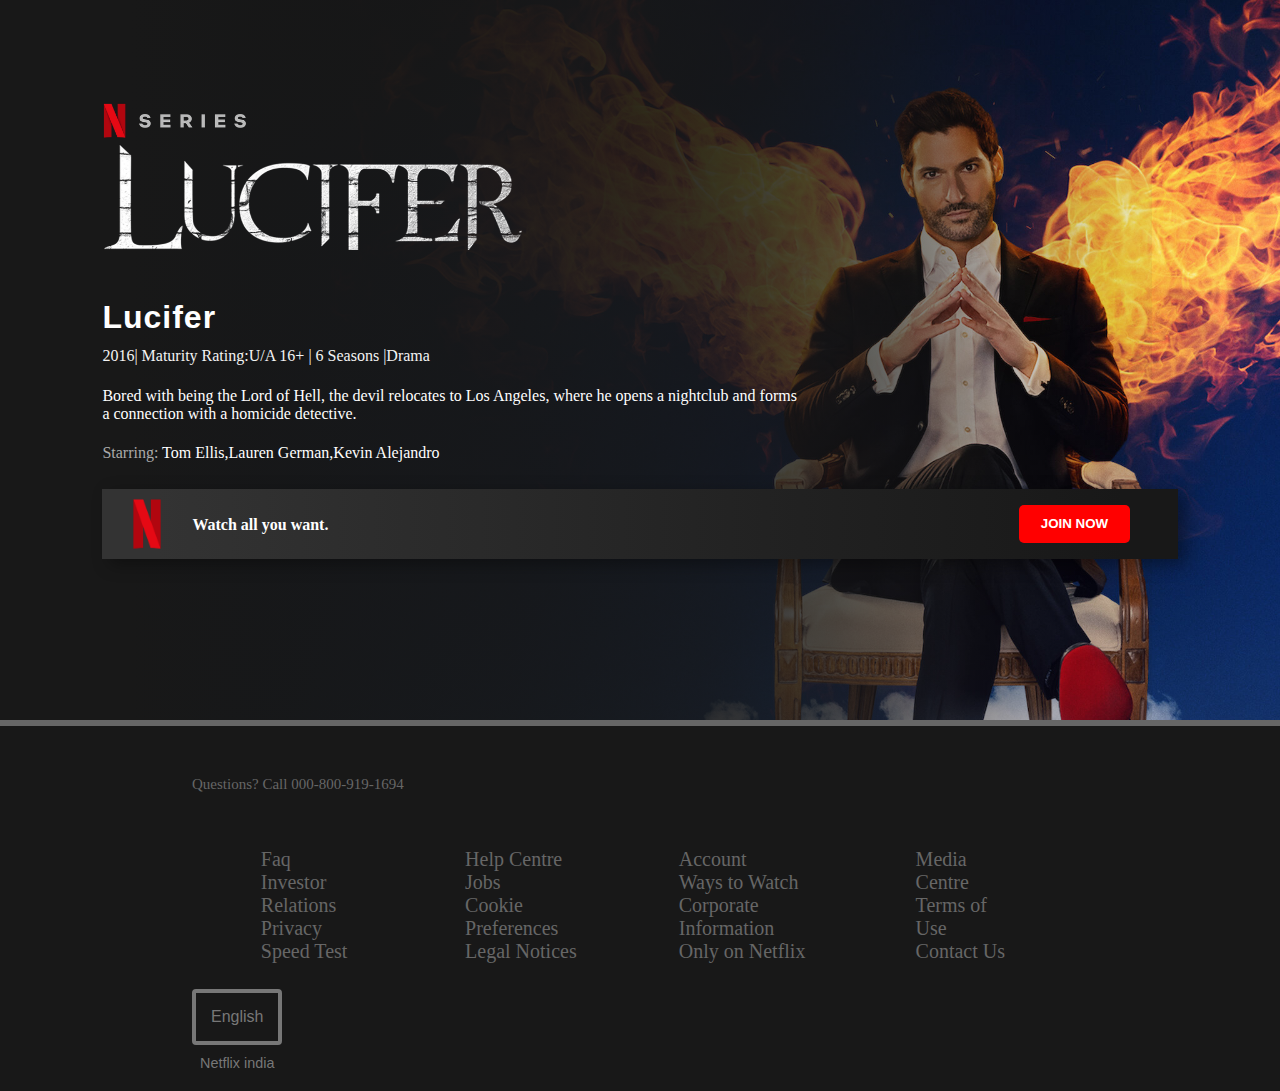
<file: 101.html>
<!DOCTYPE html>
<html lang="en">
<head>
    <meta charset="UTF-8">
    <meta name="viewport" content="width=device-width, initial-scale=1.0">
    <title>Document</title>
    <link rel="stylesheet" href="101.css">
</head>
<body> 
    <div class="banner">
        <div class="banner-content">
            <div class="banner-title">
                <img src="assets/jpg/banner/101.png" alt="">
                <h1>Lucifer</h1>
                <p style="color: #f3f3f3;">2016<span>|</span> Maturity Rating:U/A 16+ <span>|</span> 6 Seasons <span>|</span>Drama
                <p>Bored with being the Lord of Hell, the devil relocates to Los Angeles, where he opens a nightclub and forms a connection with a homicide detective.</p>
                  <p><span style="color: #aaaaaa;"> Starring: </span>Tom Ellis,Lauren German,Kevin Alejandro</p>            
            </div>
            <div class="container1">
                <div class="container1-title">
                    <img src="assets/png/netflix logo.png" alt="">
                    <p>Watch all you want.</p>
                </div>
                <button>JOIN NOW</button>
            </div>
            <!-- <div class="banner-button">
                <button class="play">play</button>
                <button class="info">info</button>
            </div> -->
        </div>
    </div>  
    <footer>
        <h1>Questions? Call 000-800-919-1694</h1>
        <div class="row">
            <div class="col">
                <a href="">Faq</a>
                <a href="">Investor Relations</a>
                <a href="">Privacy</a>
                <a href="">Speed Test</a>
            </div>
                <div class="col">
                    <a href="">Help Centre</a>
                    <a href="">Jobs</a>
                    <a href="">Cookie Preferences</a>
                    <a href="">Legal Notices</a>
                </div>
                <div class="col">
                    <a href="">Account</a>
                    <a href="">Ways to Watch</a>
                    <a href="">Corporate Information</a>
                    <a href="">Only on Netflix</a>
                </div>
                    <div class="col">
                        <a href="">Media Centre</a>
                        <a href="">Terms of Use</a>
                        <a href="">Contact Us</a>
                    </div>
        </div>
                <button class="lang"> <i class="fa-solid fa-caret-down"></i><i class="fa-solid fa-globe"></i> English</button>
                <p>
                    Netflix india
                </p>
</footer>
</body>
</html>
</file>
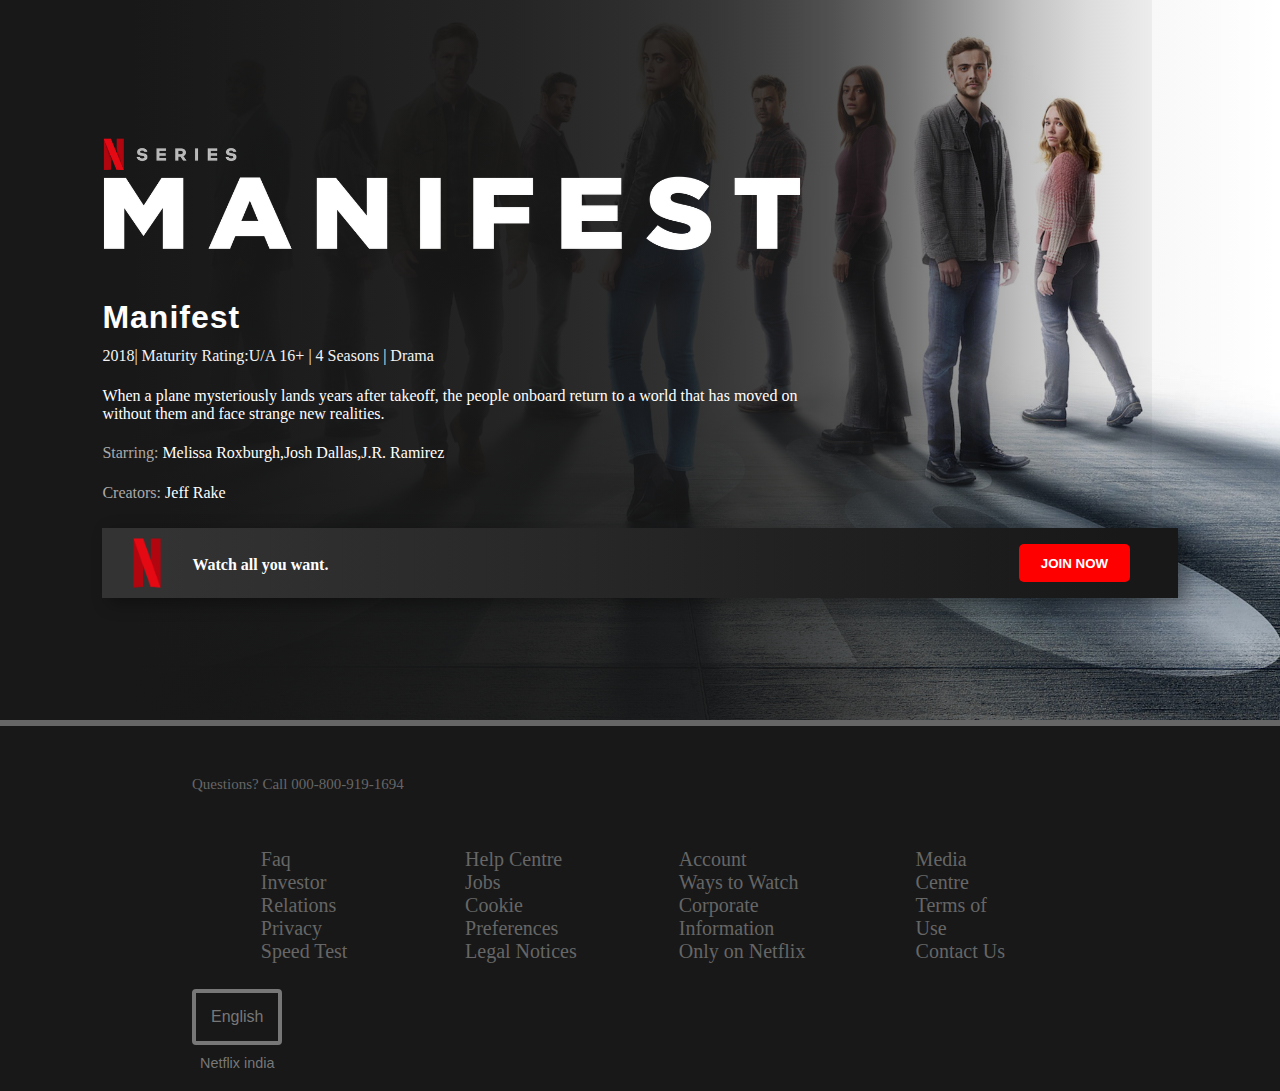
<file: 102.html>
<!DOCTYPE html>
<html lang="en">
<head>
    <meta charset="UTF-8">
    <meta name="viewport" content="width=device-width, initial-scale=1.0">
    <title>Document</title>
    <link rel="stylesheet" href="102.css">
</head>
<body> 
    <div class="banner">
        <div class="banner-content">
            <div class="banner-title">
                <img src="assets/jpg/banner/102.png" alt="">
                <h1>Manifest</h1>
                <p style="color: #f3f3f3;">2018<span>|</span> Maturity Rating:U/A 16+ <span>|</span> 4 Seasons <span>|</span> Drama
                <p>When a plane mysteriously lands years after takeoff, the people onboard return to a world that has moved on without them and face strange new realities.</p>
                  <p><span style="color: #aaaaaa;"> Starring: </span>Melissa Roxburgh,Josh Dallas,J.R. Ramirez</p> 
                  <p><span style="color: #aaaaaa;">Creators: </span>Jeff Rake</p>             
            </div>
            <div class="container1">
                <div class="container1-title">
                    <img src="assets/png/netflix logo.png" alt="">
                    <p>Watch all you want.</p>
                </div>
                <button>JOIN NOW</button>
            </div>
            <!-- <div class="banner-button">
                <button class="play">play</button>
                <button class="info">info</button>
            </div> -->
        </div>
    </div>  
    <footer>
        <h1>Questions? Call 000-800-919-1694</h1>
        <div class="row">
            <div class="col">
                <a href="">Faq</a>
                <a href="">Investor Relations</a>
                <a href="">Privacy</a>
                <a href="">Speed Test</a>
            </div>
                <div class="col">
                    <a href="">Help Centre</a>
                    <a href="">Jobs</a>
                    <a href="">Cookie Preferences</a>
                    <a href="">Legal Notices</a>
                </div>
                <div class="col">
                    <a href="">Account</a>
                    <a href="">Ways to Watch</a>
                    <a href="">Corporate Information</a>
                    <a href="">Only on Netflix</a>
                </div>
                    <div class="col">
                        <a href="">Media Centre</a>
                        <a href="">Terms of Use</a>
                        <a href="">Contact Us</a>
                    </div>
        </div>
                <button class="lang"> <i class="fa-solid fa-caret-down"></i><i class="fa-solid fa-globe"></i> English</button>
                <p>
                    Netflix india
                </p>
</footer>
</body>
</html>
</file>
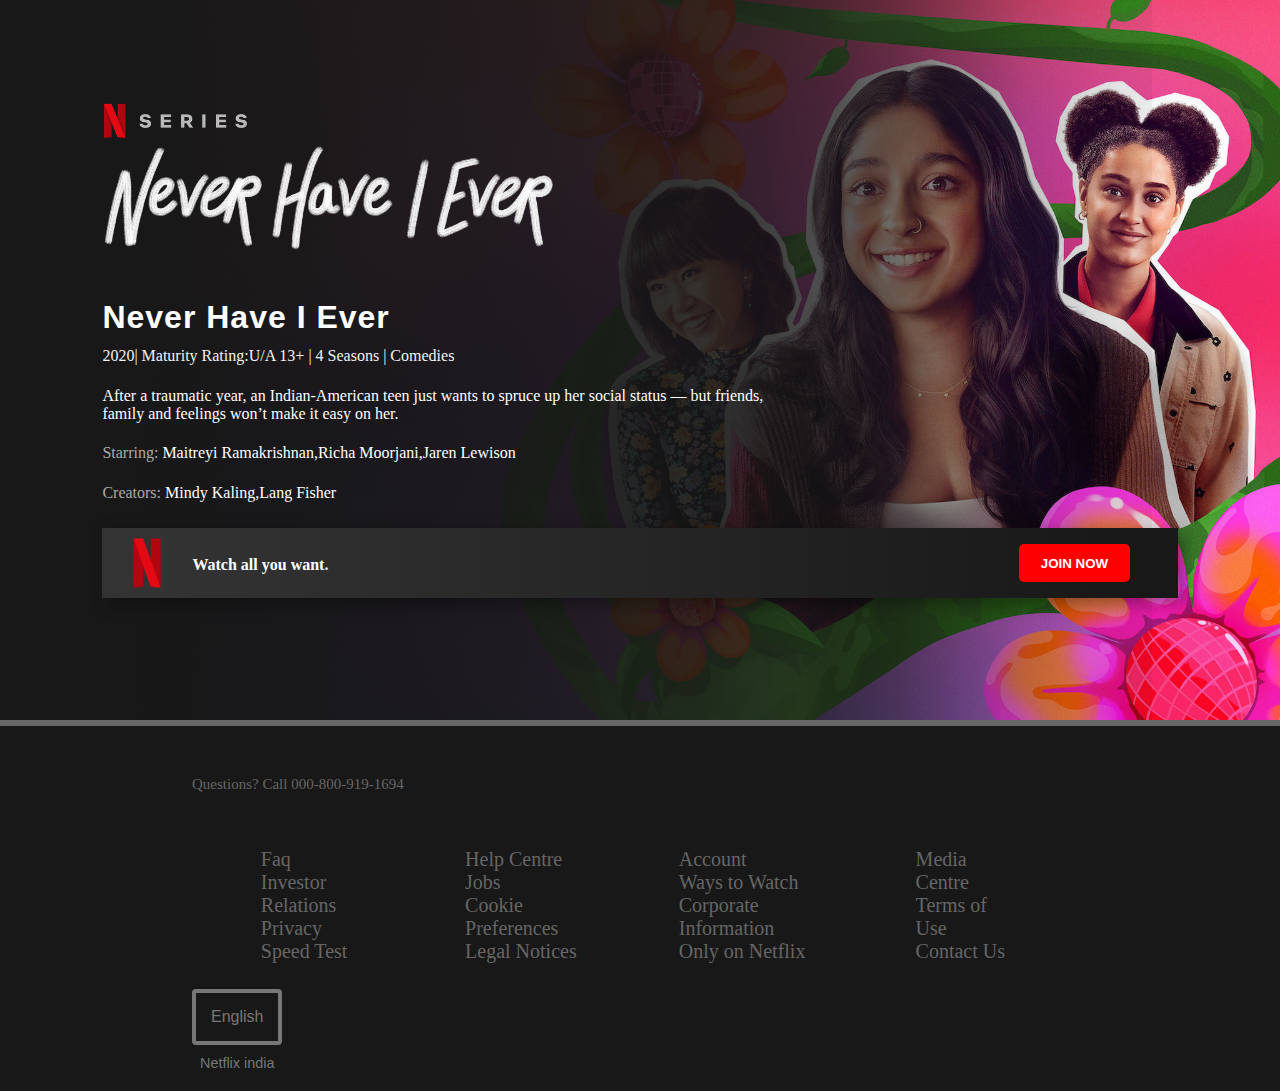
<file: 103.html>
<!DOCTYPE html>
<html lang="en">
<head>
    <meta charset="UTF-8">
    <meta name="viewport" content="width=device-width, initial-scale=1.0">
    <title>Document</title>
    <link rel="stylesheet" href="103.css">
</head>
<body> 
    <div class="banner">
        <div class="banner-content">
            <div class="banner-title">
                <img src="assets/jpg/banner/103.png" alt="">
                <h1>Never Have I Ever</h1>
                <p style="color: #f3f3f3;">2020<span>|</span> Maturity Rating:U/A 13+ <span>|</span> 4 Seasons <span>|</span> Comedies
                <p>After a traumatic year, an Indian-American teen just wants to spruce up her social status — but friends, family and feelings won’t make it easy on her.</p>
                  <p><span style="color: #aaaaaa;"> Starring: </span>Maitreyi Ramakrishnan,Richa Moorjani,Jaren Lewison</p>    
                  <p><span style="color: #aaaaaa;"> Creators: </span>Mindy Kaling,Lang Fisher</p>         
            </div>
            <div class="container1">
                <div class="container1-title">
                    <img src="assets/png/netflix logo.png" alt="">
                    <p>Watch all you want.</p>
                </div>
                <button>JOIN NOW</button>
            </div>
            <!-- <div class="banner-button">
                <button class="play">play</button>
                <button class="info">info</button>
            </div> -->
        </div>
    </div>  
    <footer>
        <h1>Questions? Call 000-800-919-1694</h1>
        <div class="row">
            <div class="col">
                <a href="">Faq</a>
                <a href="">Investor Relations</a>
                <a href="">Privacy</a>
                <a href="">Speed Test</a>
            </div>
                <div class="col">
                    <a href="">Help Centre</a>
                    <a href="">Jobs</a>
                    <a href="">Cookie Preferences</a>
                    <a href="">Legal Notices</a>
                </div>
                <div class="col">
                    <a href="">Account</a>
                    <a href="">Ways to Watch</a>
                    <a href="">Corporate Information</a>
                    <a href="">Only on Netflix</a>
                </div>
                    <div class="col">
                        <a href="">Media Centre</a>
                        <a href="">Terms of Use</a>
                        <a href="">Contact Us</a>
                    </div>
        </div>
                <button class="lang"> <i class="fa-solid fa-caret-down"></i><i class="fa-solid fa-globe"></i> English</button>
                <p>
                    Netflix india
                </p>
</footer>
</body>
</html>
</file>
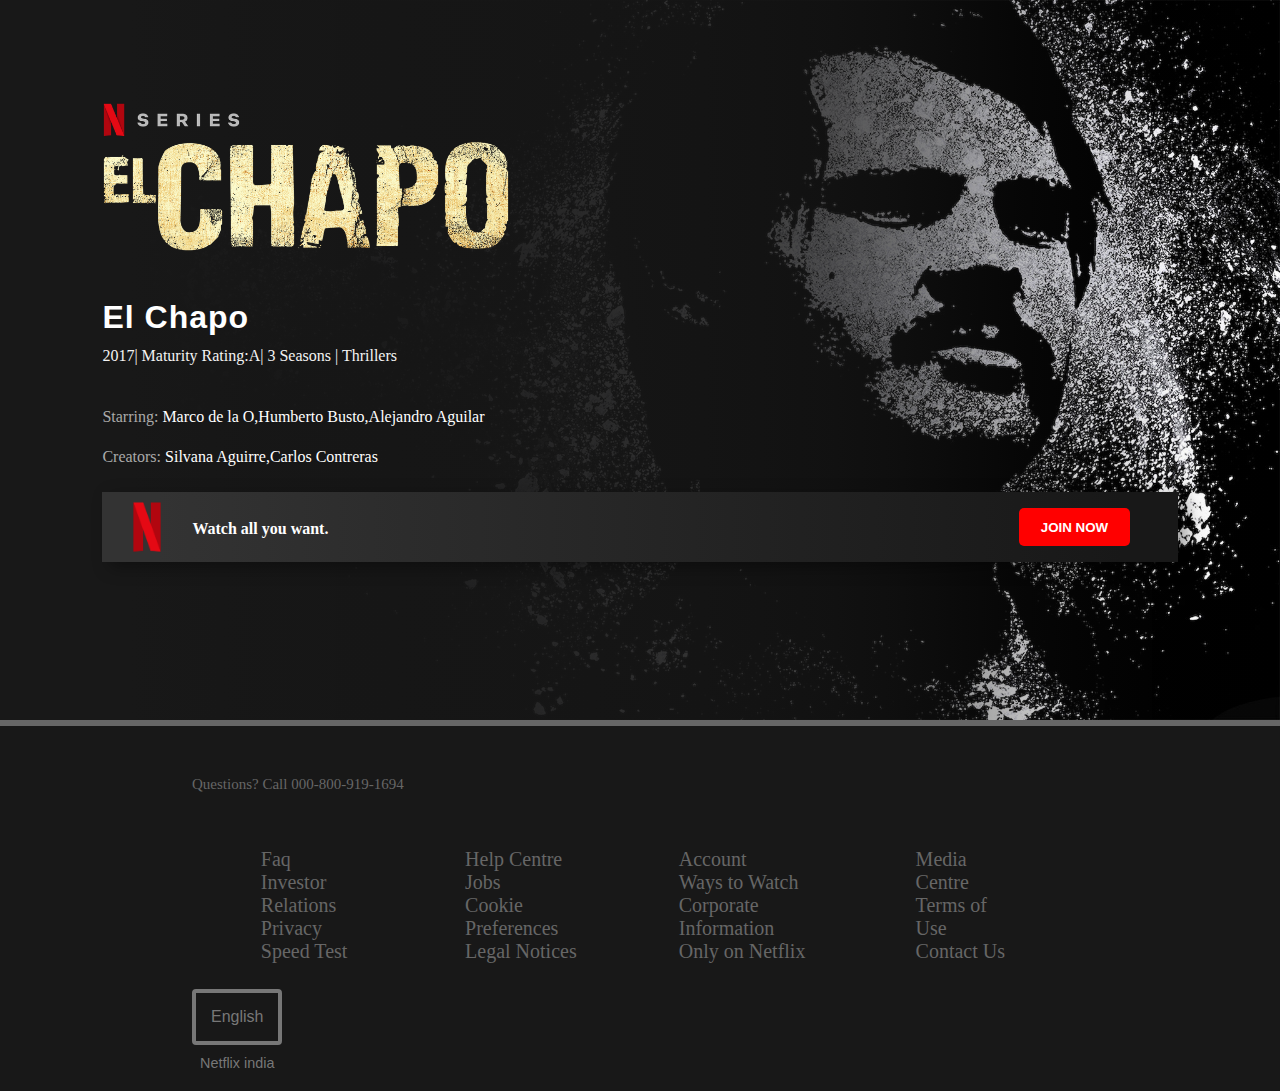
<file: 104.html>
<!DOCTYPE html>
<html lang="en">
<head>
    <meta charset="UTF-8">
    <meta name="viewport" content="width=device-width, initial-scale=1.0">
    <title>Document</title>
    <link rel="stylesheet" href="104.css">
</head>
<body> 
    <div class="banner">
        <div class="banner-content">
            <div class="banner-title">
                <img src="assets/jpg/banner/104.png" alt="">
                <h1>El Chapo</h1>
                <p style="color: #f3f3f3;">2017<span>|</span> Maturity Rating:A<span>|</span> 3 Seasons <span>|</span> Thrillers
                <p></p>
                  <p><span style="color: #aaaaaa;"> Starring: </span>Marco de la O,Humberto Busto,Alejandro Aguilar</p> 
                  <p><span style="color: #aaaaaa;">Creators: </span>Silvana Aguirre,Carlos Contreras</p>                
            </div>
            <div class="container1">
                <div class="container1-title">
                    <img src="assets/png/netflix logo.png" alt="">
                    <p>Watch all you want.</p>
                </div>
                <button>JOIN NOW</button>
            </div>
            <!-- <div class="banner-button">
                <button class="play">play</button>
                <button class="info">info</button>
            </div> -->
        </div>
    </div>  
    <footer>
        <h1>Questions? Call 000-800-919-1694</h1>
        <div class="row">
            <div class="col">
                <a href="">Faq</a>
                <a href="">Investor Relations</a>
                <a href="">Privacy</a>
                <a href="">Speed Test</a>
            </div>
                <div class="col">
                    <a href="">Help Centre</a>
                    <a href="">Jobs</a>
                    <a href="">Cookie Preferences</a>
                    <a href="">Legal Notices</a>
                </div>
                <div class="col">
                    <a href="">Account</a>
                    <a href="">Ways to Watch</a>
                    <a href="">Corporate Information</a>
                    <a href="">Only on Netflix</a>
                </div>
                    <div class="col">
                        <a href="">Media Centre</a>
                        <a href="">Terms of Use</a>
                        <a href="">Contact Us</a>
                    </div>
        </div>
                <button class="lang"> <i class="fa-solid fa-caret-down"></i><i class="fa-solid fa-globe"></i> English</button>
                <p>
                    Netflix india
                </p>
</footer>
</body>
</html>
</file>
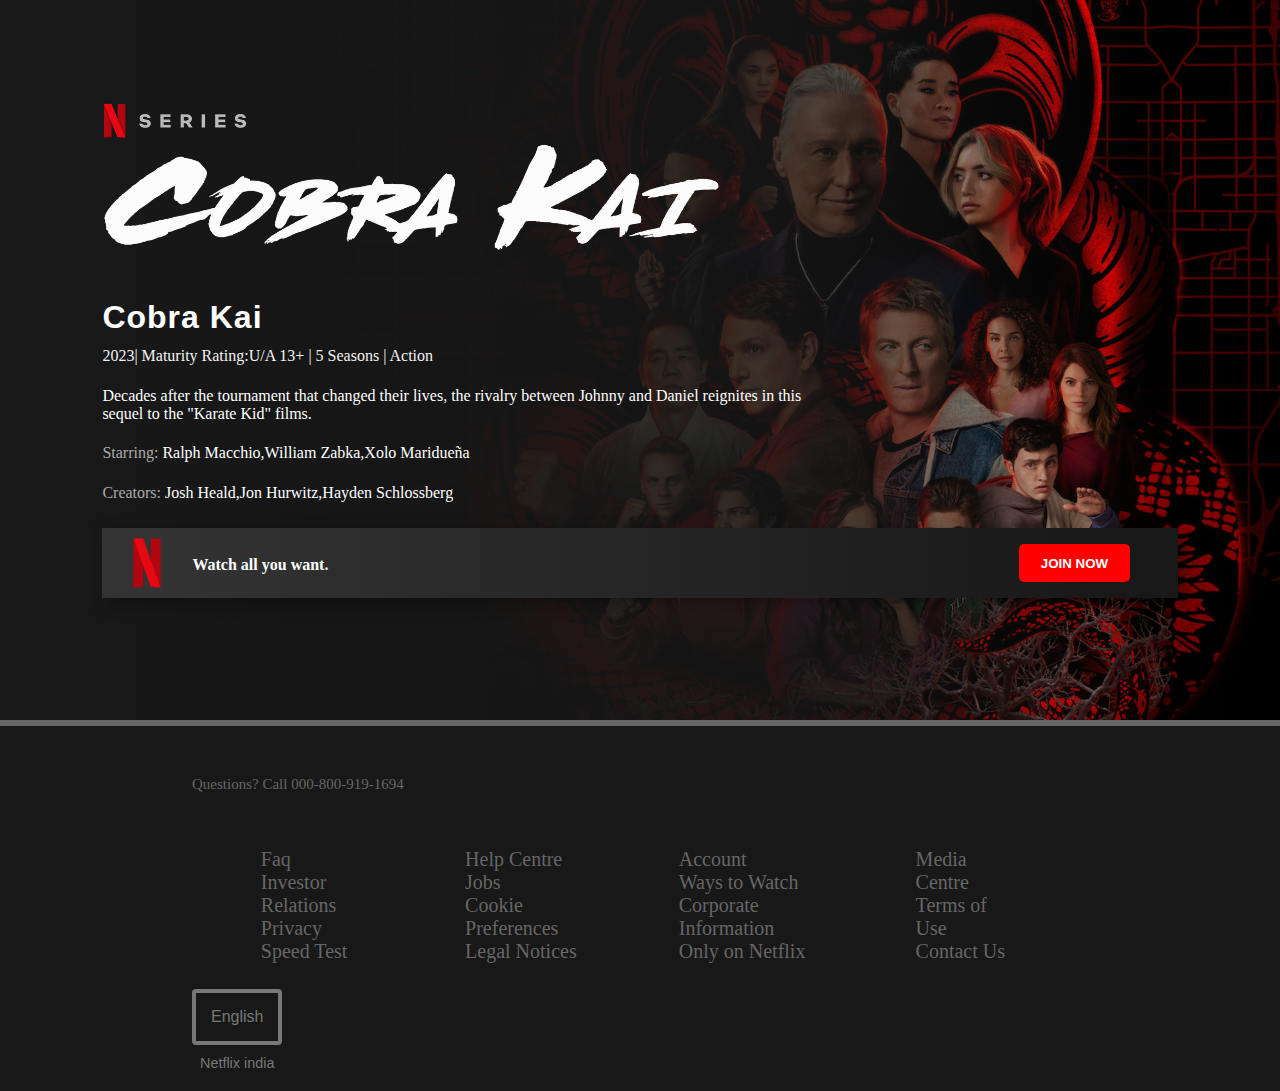
<file: 105.html>
<!DOCTYPE html>
<html lang="en">
<head>
    <meta charset="UTF-8">
    <meta name="viewport" content="width=device-width, initial-scale=1.0">
    <title>Document</title>
    <link rel="stylesheet" href="105.css">
</head>
<body> 
    <div class="banner">
        <div class="banner-content">
            <div class="banner-title">
                <img src="assets/jpg/banner/105.png" alt="">
                <h1>Cobra Kai</h1>
                <p style="color: #f3f3f3;">2023<span>|</span> Maturity Rating:U/A 13+ <span>|</span> 5 Seasons <span>|</span> Action
                <p>Decades after the tournament that changed their lives, the rivalry between Johnny and Daniel reignites in this sequel to the "Karate Kid" films.</p>
                  <p><span style="color: #aaaaaa;"> Starring: </span>Ralph Macchio,William Zabka,Xolo Maridueña</p>  
                  <p><span style="color: #aaaaaa;"> Creators: </span>Josh Heald,Jon Hurwitz,Hayden Schlossberg</p>           
            </div>
            <div class="container1">
                <div class="container1-title">
                    <img src="assets/png/netflix logo.png" alt="">
                    <p>Watch all you want.</p>
                </div>
                <button>JOIN NOW</button>
            </div>
            <!-- <div class="banner-button">
                <button class="play">play</button>
                <button class="info">info</button>
            </div> -->
        </div>
    </div>  
    <footer>
        <h1>Questions? Call 000-800-919-1694</h1>
        <div class="row">
            <div class="col">
                <a href="">Faq</a>
                <a href="">Investor Relations</a>
                <a href="">Privacy</a>
                <a href="">Speed Test</a>
            </div>
                <div class="col">
                    <a href="">Help Centre</a>
                    <a href="">Jobs</a>
                    <a href="">Cookie Preferences</a>
                    <a href="">Legal Notices</a>
                </div>
                <div class="col">
                    <a href="">Account</a>
                    <a href="">Ways to Watch</a>
                    <a href="">Corporate Information</a>
                    <a href="">Only on Netflix</a>
                </div>
                    <div class="col">
                        <a href="">Media Centre</a>
                        <a href="">Terms of Use</a>
                        <a href="">Contact Us</a>
                    </div>
        </div>
                <button class="lang"> <i class="fa-solid fa-caret-down"></i><i class="fa-solid fa-globe"></i> English</button>
                <p>
                    Netflix india
                </p>
</footer>
</body>
</html>
</file>
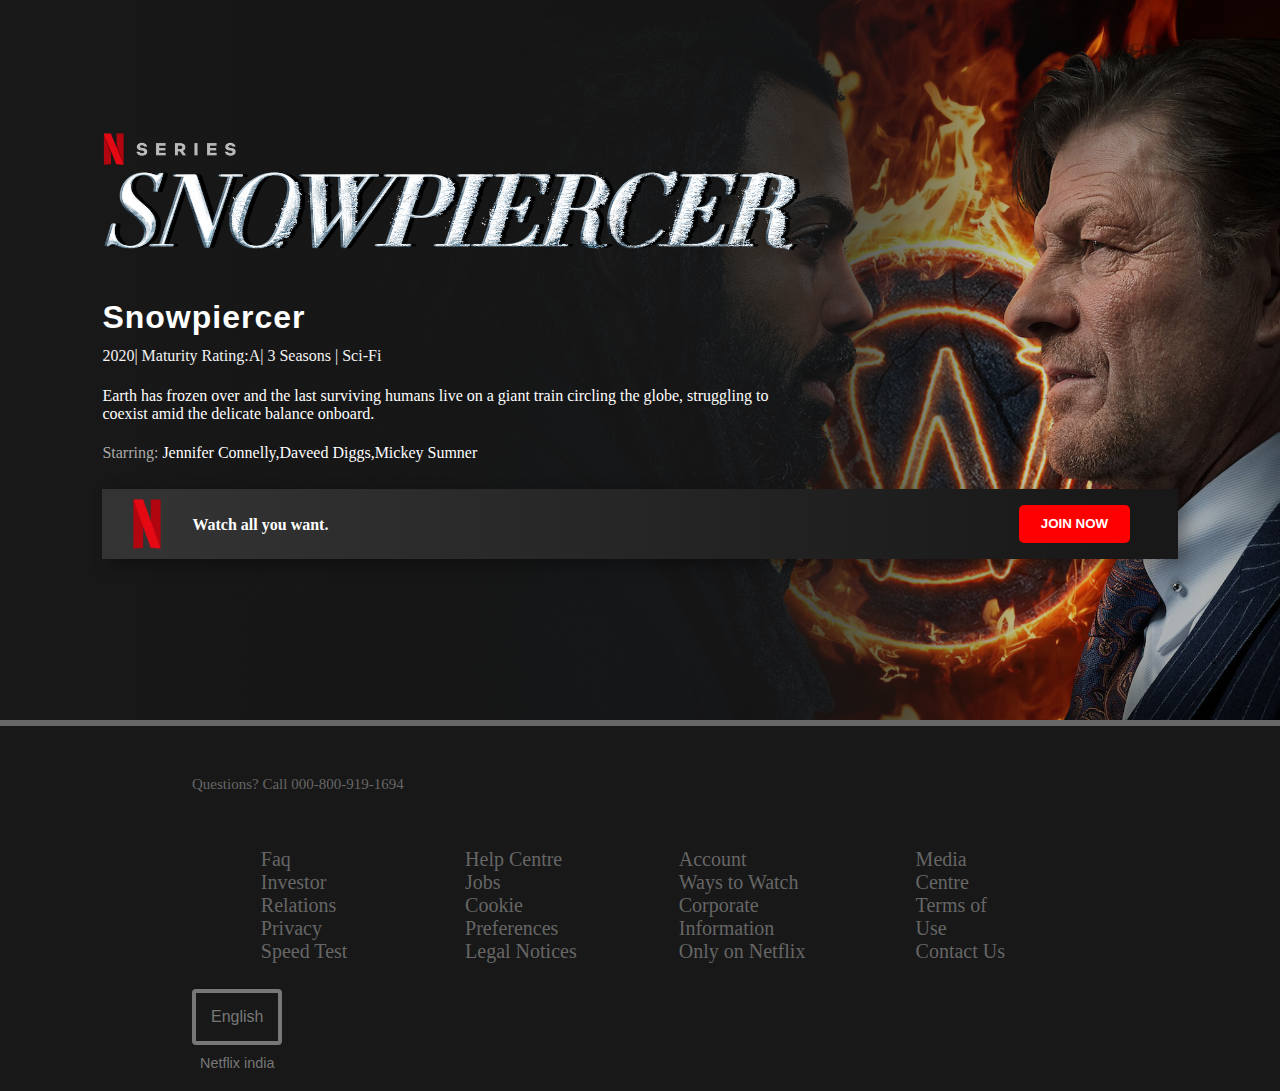
<file: 106.html>
<!DOCTYPE html>
<html lang="en">
<head>
    <meta charset="UTF-8">
    <meta name="viewport" content="width=device-width, initial-scale=1.0">
    <title>Document</title>
    <link rel="stylesheet" href="106.css">
</head>
<body> 
    <div class="banner">
        <div class="banner-content">
            <div class="banner-title">
                <img src="assets/jpg/banner/106.png" alt="">
                <h1>Snowpiercer</h1>
                <p style="color: #f3f3f3;">2020<span>|</span> Maturity Rating:A<span>|</span> 3 Seasons <span>|</span> Sci-Fi
                <p>Earth has frozen over and the last surviving humans live on a giant train circling the globe, struggling to coexist amid the delicate balance onboard.</p>
                  <p><span style="color: #aaaaaa;"> Starring: </span>Jennifer Connelly,Daveed Diggs,Mickey Sumner</p>            
            </div>
            <div class="container1">
                <div class="container1-title">
                    <img src="assets/png/netflix logo.png" alt="">
                    <p>Watch all you want.</p>
                </div>
                <button>JOIN NOW</button>
            </div>
            <!-- <div class="banner-button">
                <button class="play">play</button>
                <button class="info">info</button>
            </div> -->
        </div>
    </div>  
    <footer>
        <h1>Questions? Call 000-800-919-1694</h1>
        <div class="row">
            <div class="col">
                <a href="">Faq</a>
                <a href="">Investor Relations</a>
                <a href="">Privacy</a>
                <a href="">Speed Test</a>
            </div>
                <div class="col">
                    <a href="">Help Centre</a>
                    <a href="">Jobs</a>
                    <a href="">Cookie Preferences</a>
                    <a href="">Legal Notices</a>
                </div>
                <div class="col">
                    <a href="">Account</a>
                    <a href="">Ways to Watch</a>
                    <a href="">Corporate Information</a>
                    <a href="">Only on Netflix</a>
                </div>
                    <div class="col">
                        <a href="">Media Centre</a>
                        <a href="">Terms of Use</a>
                        <a href="">Contact Us</a>
                    </div>
        </div>
                <button class="lang"> <i class="fa-solid fa-caret-down"></i><i class="fa-solid fa-globe"></i> English</button>
                <p>
                    Netflix india
                </p>
</footer>
</body>
</html>
</file>
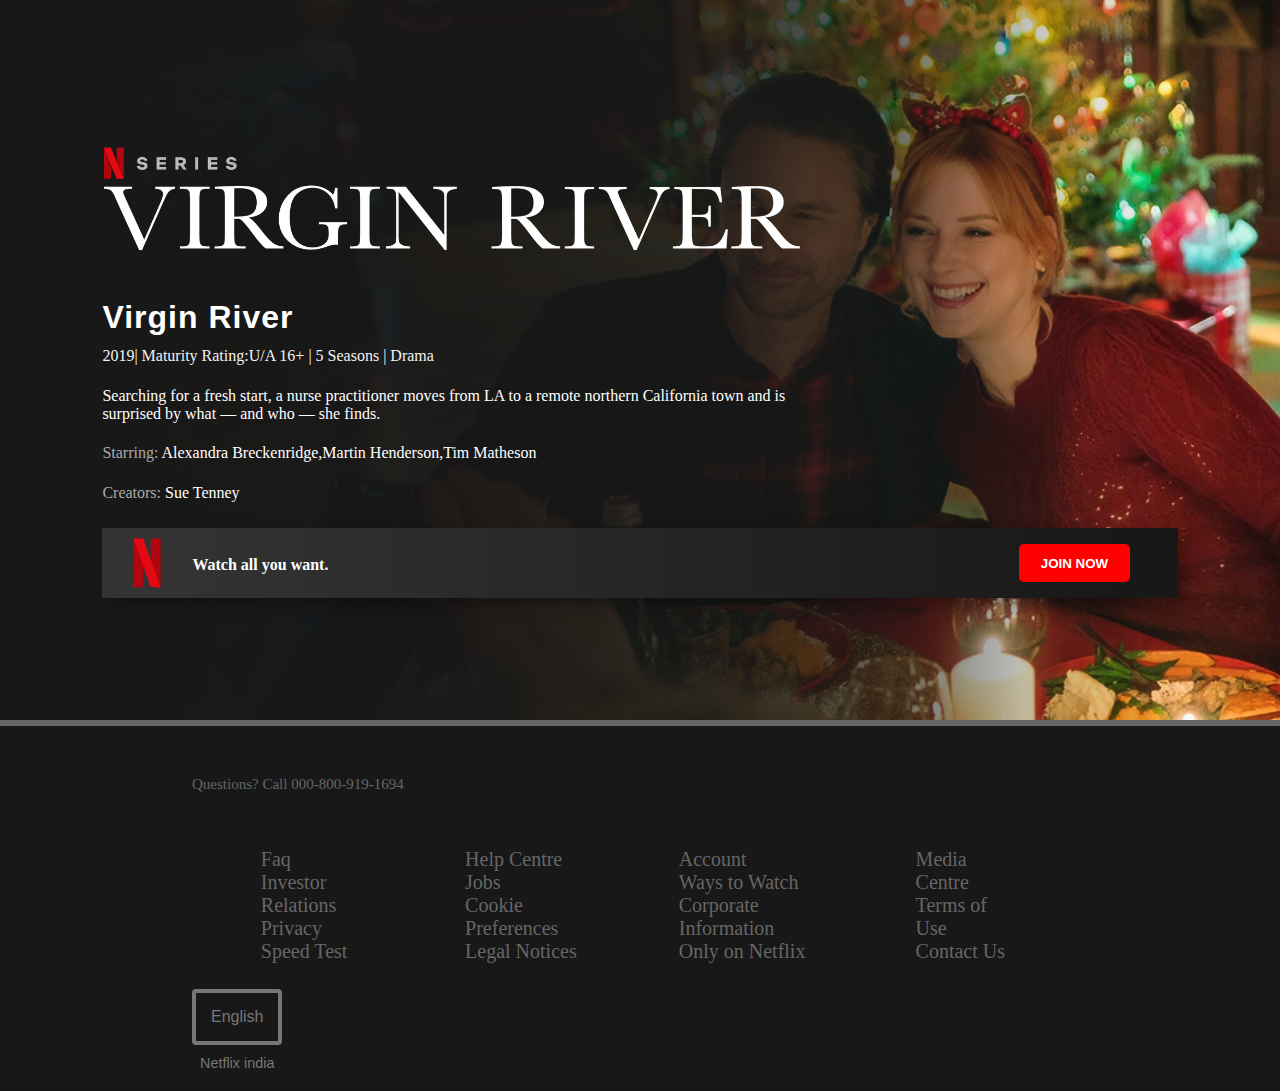
<file: 107.html>
<!DOCTYPE html>
<html lang="en">
<head>
    <meta charset="UTF-8">
    <meta name="viewport" content="width=device-width, initial-scale=1.0">
    <title>Document</title>
    <link rel="stylesheet" href="107.css">
</head>
<body> 
    <div class="banner">
        <div class="banner-content">
            <div class="banner-title">
                <img src="assets/jpg/banner/107.png" alt="">
                <h1>Virgin River</h1>
                <p style="color: #f3f3f3;">2019<span>|</span> Maturity Rating:U/A 16+ <span>|</span> 5 Seasons <span>|</span> Drama
                <p>Searching for a fresh start, a nurse practitioner moves from LA to a remote northern California town and is surprised by what — and who — she finds.</p>
                  <p><span style="color: #aaaaaa;"> Starring: </span>Alexandra Breckenridge,Martin Henderson,Tim Matheson</p>   
                  <p><span style="color: #aaaaaa;"> Creators: </span>Sue Tenney</p>           
            </div>
            <div class="container1">
                <div class="container1-title">
                    <img src="assets/png/netflix logo.png" alt="">
                    <p>Watch all you want.</p>
                </div>
                <button>JOIN NOW</button>
            </div>
            <!-- <div class="banner-button">
                <button class="play">play</button>
                <button class="info">info</button>
            </div> -->
        </div>
    </div>  
    <footer>
        <h1>Questions? Call 000-800-919-1694</h1>
        <div class="row">
            <div class="col">
                <a href="">Faq</a>
                <a href="">Investor Relations</a>
                <a href="">Privacy</a>
                <a href="">Speed Test</a>
            </div>
                <div class="col">
                    <a href="">Help Centre</a>
                    <a href="">Jobs</a>
                    <a href="">Cookie Preferences</a>
                    <a href="">Legal Notices</a>
                </div>
                <div class="col">
                    <a href="">Account</a>
                    <a href="">Ways to Watch</a>
                    <a href="">Corporate Information</a>
                    <a href="">Only on Netflix</a>
                </div>
                    <div class="col">
                        <a href="">Media Centre</a>
                        <a href="">Terms of Use</a>
                        <a href="">Contact Us</a>
                    </div>
        </div>
                <button class="lang"> <i class="fa-solid fa-caret-down"></i><i class="fa-solid fa-globe"></i> English</button>
                <p>
                    Netflix india
                </p>
</footer>
</body>
</html>
</file>
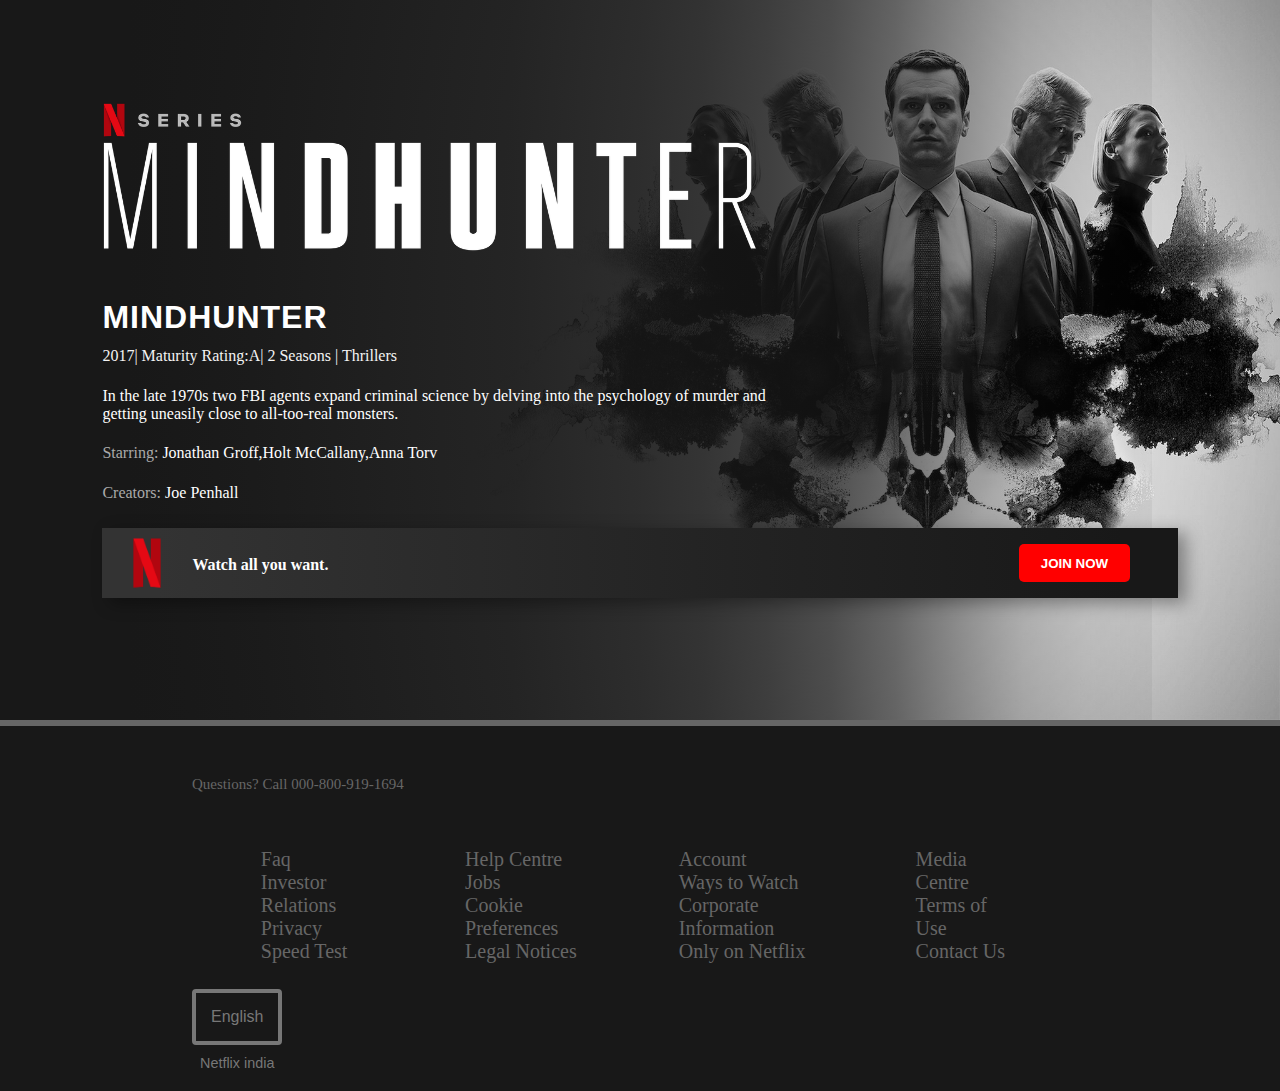
<file: 108.html>
<!DOCTYPE html>
<html lang="en">
<head>
    <meta charset="UTF-8">
    <meta name="viewport" content="width=device-width, initial-scale=1.0">
    <title>Document</title>
    <link rel="stylesheet" href="108.css">
</head>
<body> 
    <div class="banner">
        <div class="banner-content">
            <div class="banner-title">
                <img src="assets/jpg/banner/108.png" alt="">
                <h1>MINDHUNTER</h1>
                <p style="color: #f3f3f3;">2017<span>|</span> Maturity Rating:A<span>|</span> 2 Seasons <span>|</span> Thrillers
                <p>In the late 1970s two FBI agents expand criminal science by delving into the psychology of murder and getting uneasily close to all-too-real monsters.</p>
                  <p><span style="color: #aaaaaa;"> Starring: </span>Jonathan Groff,Holt McCallany,Anna Torv</p>         
                  <p><span style="color: #aaaaaa;"> Creators: </span>Joe Penhall</p>     
            </div>
            <div class="container1">
                <div class="container1-title">
                    <img src="assets/png/netflix logo.png" alt="">
                    <p>Watch all you want.</p>
                </div>
                <button>JOIN NOW</button>
            </div>
            <!-- <div class="banner-button">
                <button class="play">play</button>
                <button class="info">info</button>
            </div> -->
        </div>
    </div>  
    <footer>
        <h1>Questions? Call 000-800-919-1694</h1>
        <div class="row">
            <div class="col">
                <a href="">Faq</a>
                <a href="">Investor Relations</a>
                <a href="">Privacy</a>
                <a href="">Speed Test</a>
            </div>
                <div class="col">
                    <a href="">Help Centre</a>
                    <a href="">Jobs</a>
                    <a href="">Cookie Preferences</a>
                    <a href="">Legal Notices</a>
                </div>
                <div class="col">
                    <a href="">Account</a>
                    <a href="">Ways to Watch</a>
                    <a href="">Corporate Information</a>
                    <a href="">Only on Netflix</a>
                </div>
                    <div class="col">
                        <a href="">Media Centre</a>
                        <a href="">Terms of Use</a>
                        <a href="">Contact Us</a>
                    </div>
        </div>
                <button class="lang"> <i class="fa-solid fa-caret-down"></i><i class="fa-solid fa-globe"></i> English</button>
                <p>
                    Netflix india
                </p>
</footer>
</body>
</html>
</file>
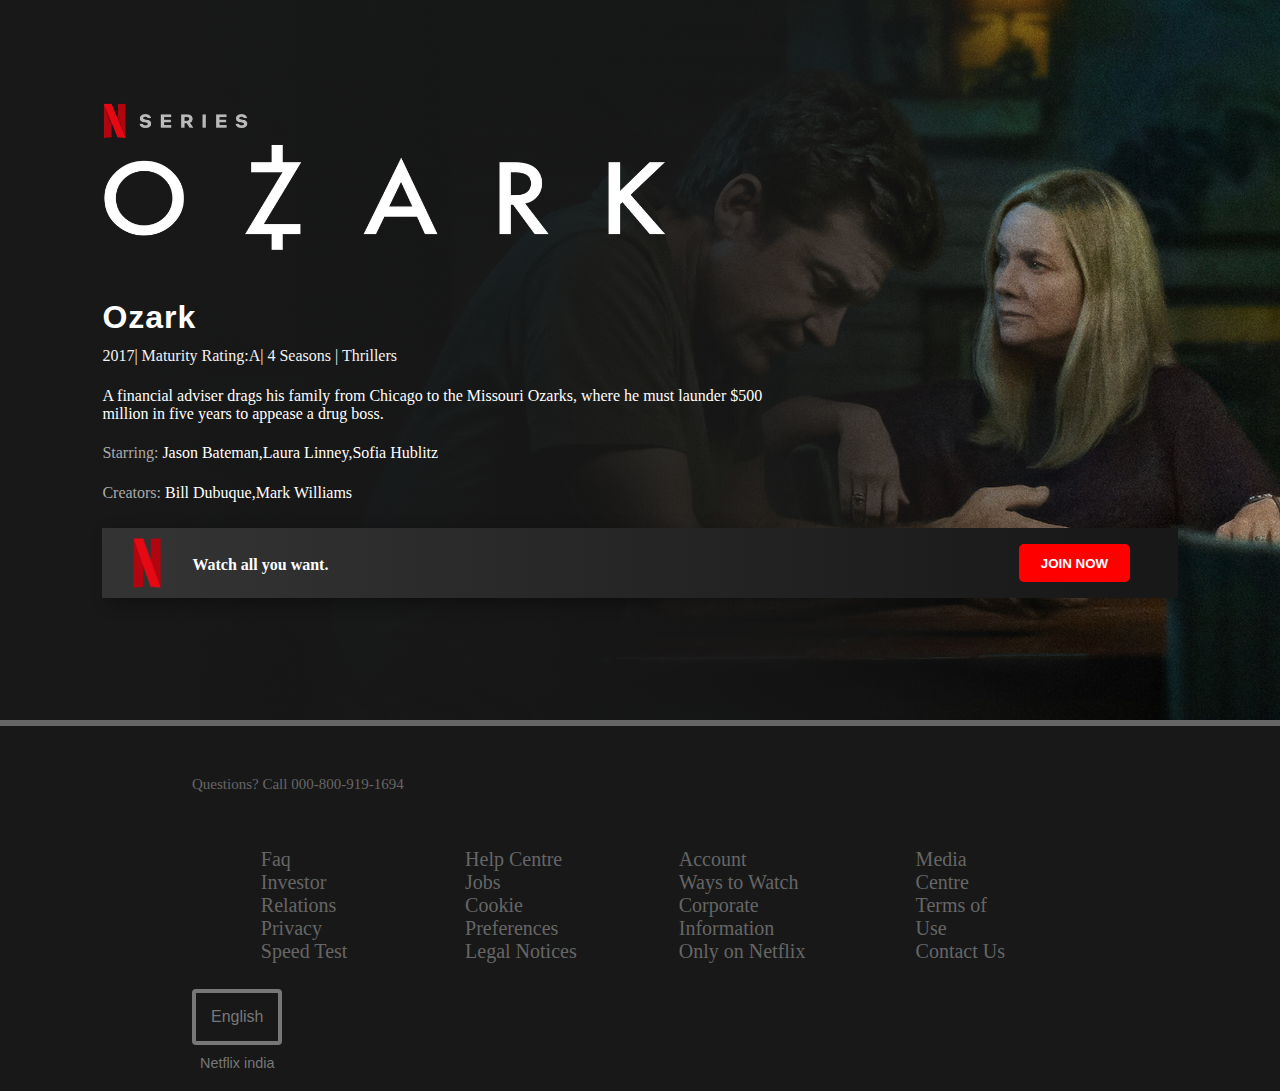
<file: 109.html>
<!DOCTYPE html>
<html lang="en">
<head>
    <meta charset="UTF-8">
    <meta name="viewport" content="width=device-width, initial-scale=1.0">
    <title>Document</title>
    <link rel="stylesheet" href="109.css">
</head> 
<body>
    <div class="banner">
        <div class="banner-content">
            <div class="banner-title">
                <img src="assets/jpg/banner/109.png" alt="">
                <h1>Ozark</h1>
                <p style="color: #f3f3f3;">2017<span>|</span> Maturity Rating:A<span>|</span> 4 Seasons <span>|</span> Thrillers
                <p>A financial adviser drags his family from Chicago to the Missouri Ozarks, where he must launder $500 million in five years to appease a drug boss.</p>
                  <p><span style="color: #aaaaaa;"> Starring: </span>Jason Bateman,Laura Linney,Sofia Hublitz</p>            
                  <p><span style="color: #aaaaaa;"> Creators: </span>Bill Dubuque,Mark Williams</p>
            </div>
            <div class="container1">
                <div class="container1-title">
                    <img src="assets/png/netflix logo.png" alt="">
                    <p>Watch all you want.</p>
                </div>
                <button>JOIN NOW</button>
            </div>
            <!-- <div class="banner-button">
                <button class="play">play</button>
                <button class="info">info</button>
            </div> -->
        </div>
    </div>  
    <footer>
        <h1>Questions? Call 000-800-919-1694</h1>
        <div class="row">
            <div class="col">
                <a href="">Faq</a>
                <a href="">Investor Relations</a>
                <a href="">Privacy</a>
                <a href="">Speed Test</a>
            </div>
                <div class="col">
                    <a href="">Help Centre</a>
                    <a href="">Jobs</a>
                    <a href="">Cookie Preferences</a>
                    <a href="">Legal Notices</a>
                </div>
                <div class="col">
                    <a href="">Account</a>
                    <a href="">Ways to Watch</a>
                    <a href="">Corporate Information</a>
                    <a href="">Only on Netflix</a>
                </div>
                    <div class="col">
                        <a href="">Media Centre</a>
                        <a href="">Terms of Use</a>
                        <a href="">Contact Us</a>
                    </div>
        </div>
                <button class="lang"> <i class="fa-solid fa-caret-down"></i><i class="fa-solid fa-globe"></i> English</button>
                <p>
                    Netflix india
                </p>
</footer>
</body>
</html>
</file>
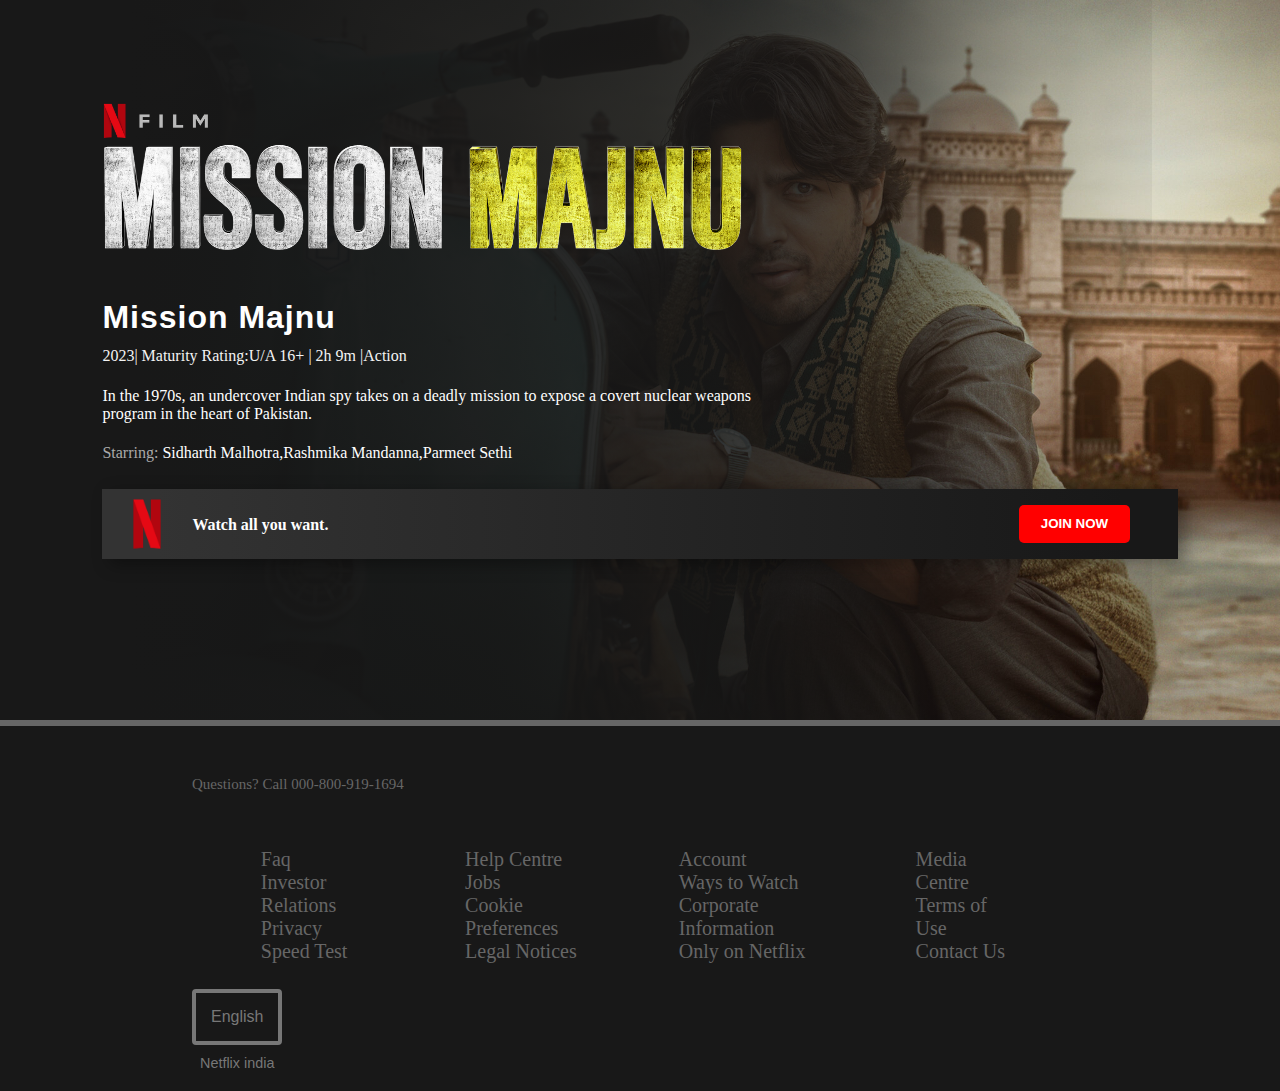
<file: 11.html>
<!DOCTYPE html>
<html lang="en">
<head>
    <meta charset="UTF-8">
    <meta name="viewport" content="width=device-width, initial-scale=1.0">
    <title>Document</title>
    <link rel="stylesheet" href="11.css">
</head>
<body>
    <div class="banner">
        <div class="banner-content">
            <div class="banner-title">
                <img src="assets/jpg/banner/11.png" alt="">
                <h1>Mission Majnu</h1>
                <p style="color: #f3f3f3;">2023<span>|</span> Maturity Rating:U/A 16+ <span>|</span> 2h 9m <span>|</span>Action
                <p>In the 1970s, an undercover Indian spy takes on a deadly mission to expose a covert nuclear weapons program in the heart of Pakistan.</p>
                  <p><span style="color: #aaaaaa;"> Starring: </span>Sidharth Malhotra,Rashmika Mandanna,Parmeet Sethi</p>            
            </div>
            <div class="container1">
                <div class="container1-title">
                    <img src="assets/png/netflix logo.png" alt="">
                    <p>Watch all you want.</p>
                </div>
                <button>JOIN NOW</button>
            </div>
            <!-- <div class="banner-button">
                <button class="play">play</button>
                <button class="info">info</button>
            </div> -->
        </div>
    </div>  
    <footer>
        <h1>Questions? Call 000-800-919-1694</h1>
        <div class="row">
            <div class="col">
                <a href="">Faq</a>
                <a href="">Investor Relations</a>
                <a href="">Privacy</a>
                <a href="">Speed Test</a>
            </div>
                <div class="col">
                    <a href="">Help Centre</a>
                    <a href="">Jobs</a>
                    <a href="">Cookie Preferences</a>
                    <a href="">Legal Notices</a>
                </div>
                <div class="col">
                    <a href="">Account</a>
                    <a href="">Ways to Watch</a>
                    <a href="">Corporate Information</a>
                    <a href="">Only on Netflix</a>
                </div>
                    <div class="col">
                        <a href="">Media Centre</a>
                        <a href="">Terms of Use</a>
                        <a href="">Contact Us</a>
                    </div>
        </div>
                <button class="lang"> <i class="fa-solid fa-caret-down"></i><i class="fa-solid fa-globe"></i> English</button>
                <p>
                    Netflix india
                </p>
</footer>
</body>
</html>
</file>
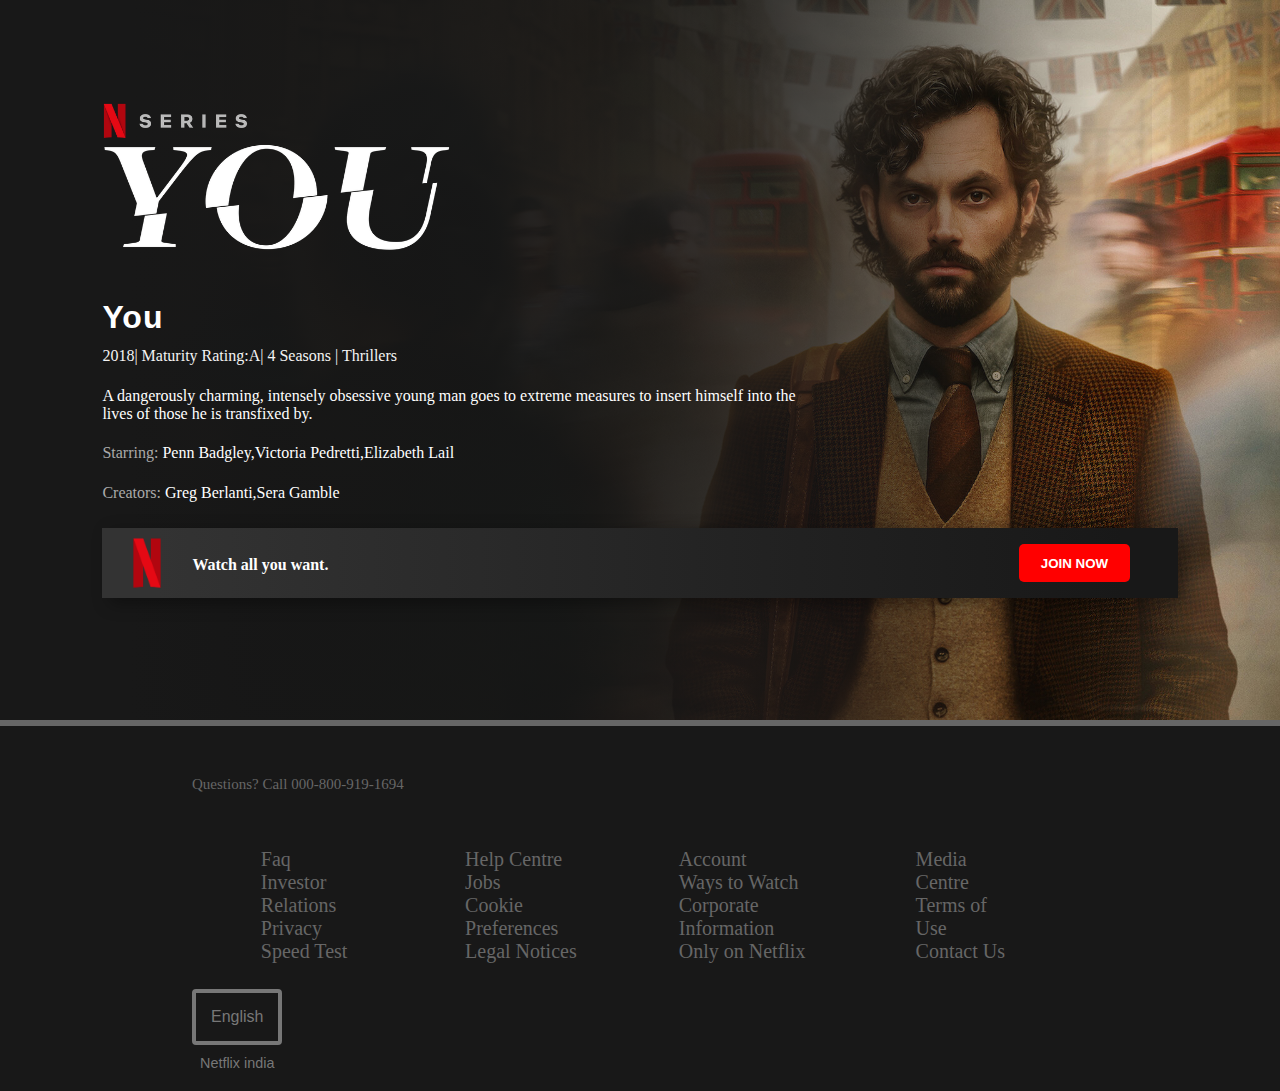
<file: 110.html>
<!DOCTYPE html>
<html lang="en">
<head>
    <meta charset="UTF-8">
    <meta name="viewport" content="width=device-width, initial-scale=1.0">
    <title>Document</title>
    <link rel="stylesheet" href="110.css">
</head>
<body> 
    <div class="banner">
        <div class="banner-content">
            <div class="banner-title">
                <img src="assets/jpg/banner/110.png" alt="">
                <h1>You</h1>
                <p style="color: #f3f3f3;">2018<span>|</span> Maturity Rating:A<span>|</span> 4 Seasons <span>|</span> Thrillers
                <p>A dangerously charming, intensely obsessive young man goes to extreme measures to insert himself into the lives of those he is transfixed by.</p>
                  <p><span style="color: #aaaaaa;"> Starring: </span>Penn Badgley,Victoria Pedretti,Elizabeth Lail</p>   
                  <p><span style="color: #aaaaaa;"> Creators: </span>Greg Berlanti,Sera Gamble</p>         
            </div>
            <div class="container1">
                <div class="container1-title">
                    <img src="assets/png/netflix logo.png" alt="">
                    <p>Watch all you want.</p>
                </div>
                <button>JOIN NOW</button>
            </div>
            <!-- <div class="banner-button">
                <button class="play">play</button>
                <button class="info">info</button>
            </div> -->
        </div>
    </div>  
    <footer>
        <h1>Questions? Call 000-800-919-1694</h1>
        <div class="row">
            <div class="col">
                <a href="">Faq</a>
                <a href="">Investor Relations</a>
                <a href="">Privacy</a>
                <a href="">Speed Test</a>
            </div>
                <div class="col">
                    <a href="">Help Centre</a>
                    <a href="">Jobs</a>
                    <a href="">Cookie Preferences</a>
                    <a href="">Legal Notices</a>
                </div>
                <div class="col">
                    <a href="">Account</a>
                    <a href="">Ways to Watch</a>
                    <a href="">Corporate Information</a>
                    <a href="">Only on Netflix</a>
                </div>
                    <div class="col">
                        <a href="">Media Centre</a>
                        <a href="">Terms of Use</a>
                        <a href="">Contact Us</a>
                    </div>
        </div>
                <button class="lang"> <i class="fa-solid fa-caret-down"></i><i class="fa-solid fa-globe"></i> English</button>
                <p>
                    Netflix india
                </p>
</footer>
</body>
</html>
</file>
<file: index.css>
*{
    margin:0;
    padding:0;
    box-sizing: border-box;
    }
body{
    background-color: #181818;
}    
.banner{
    background-image:linear-gradient(90deg,#181818 10%,hsla(0,0%,9%,.98) 20%,hsla(0,0%,9%,.97) 25%,hsla(0,0%,9%,.95) 35%,hsla(0,0%,9%,.94) 40%,hsla(0,0%,9%,.92) 45%,hsla(0,0%,9%,.9) 50%,hsla(0,0%,9%,.87) 55%,hsla(0,0%,9%,.82) 60%,hsla(0,0%,9%,.75) 65%,hsla(0,0%,9%,.63) 70%,hsla(0,0%,9%,.45) 75%,hsla(0,0%,9%,.27) 80%,hsla(0,0%,9%,.15) 85%,hsla(0,0%,9%,.08) 90%,hsla(0,0%,9%,.03) 15%,hsla(0,0%,9%,0)),url(assets/jpg/banner/b44.jpg);
    background-repeat:no-repeat;
    background-position: center center;
    background-size: cover;
    max-width:100% ;
    height:80vh;
   }
.banner .banner-content{
    padding: 8% 8%;     
}
.banner .banner-content .banner-title h1{
    font-size:2rem;
    font-weight:600;
    font-family: Arial, Helvetica, sans-serif;
    color:white;
    letter-spacing:1px;
}
.banner .banner-content .banner-title p{
    font-size:1rem;
    max-width: 700px;
    font-family: 'Times New Roman', Times, serif;
    color:white;
    padding: 1% 0%;
}
.banner .banner-content .banner-button .play{
    border-radius: 5px;
    padding: 1% 2%;
    border: none;
    color: #fff;
    background-color: #333;
    font-size: 1.5rem;
    font-weight:700;
    margin-right:10px;
    transition:0.5s;
}
.banner .banner-content .banner-button .play:hover{
    background-color: #fff;
    color: #333;
}
.banner .banner-content .banner-button .info{
    border-radius: 5px;
    padding: 1% 2%;
    border: none;
    color: #333;
    background-color: #fff;
    font-size: 1.5rem;
    font-weight:700;
    margin-right:10px;
    transition:0.5s;
}
.banner .banner-content .banner-button .info:hover{
    background-color: #333;
    color: #fff;
}
section .posters{
    display: flex;
    overflow-y: hidden;
    overflow-x: scroll;
    margin: 2% 2%;
   }
section .posters::-webkit-scrollbar{
  display: none;
}
section h1{
    color: #fff;
    font-family: Arial, Helvetica, sans-serif;
    font-size: 1.5rem;
    font-weight: 600;
    padding: 1% 2%;
}
section .posters .posters-title{
    margin: 0% 1%;
    transition:transform 420ms;
}
section .posters .posters-title h3{
    color: #ffff;
    font-size: 1.3rem;
    font-family: Arial, Helvetica, sans-serif;
    font-weight: 400;
    text-align: center;
    padding: 2% 0% ;
}
section .posters .posters-title:hover{
    transform: scale(1.09);
}
nav .logo{
    width: 120px;
    object-fit: contain;
    margin: 1% 3%;
}
nav .profile{
    width: 70px;
    object-fit: contain;
    margin:1% 3% ;
    border-radius:50%;
    border:4px solid white;

}
nav{
    display: flex;
    width: 100%;
    justify-content:space-between;
    position: fixed; 
    z-index: 1;
}
footer{
    padding: 50px 15% 10px;
    border-top: 6px solid #666;
    color: #666;
}
footer h1{
    font-size: 15px;
    font-weight: 400;
    margin-bottom: 30px;
}
footer .row{
    display:flex;
    align-items: flex-start;
    padding:1% 4%;
}
footer .col a{
    text-decoration: none;
    color: #666;
    font-size:20px;
    font-weight: 500;
    display: block;
}
footer .col{
    margin:2% 4%;
}
.lang{
      background-color:transparent;
      border-radius:4px ;
      border:4px solid #777 ;
      font-size: 1rem;
      font-weight: 500;
      font-family: Arial, Helvetica, sans-serif;
      padding: 15px 15px;
      color: #777;
}
footer p{
    color: #777;
    font-size: 0.9rem;
    font-family: Arial, Helvetica, sans-serif;
    font-weight: 500;
    padding: 10px 8px;
}
.banner .banner-content .banner-title img{
    width:700px;
    height:150px;
    margin-bottom:4%;
}
 .banner .container1 .container1-title img{
    width:90px;
    height:90px;
    margin-top:-10px;
}
.banner .container1 .container1-title p{
    padding-top:1.5rem;
    color: #fff;
    font-size:-10%;
    font-weight:700;
}
.banner .container1{
    max-width:100%;
    margin-top:rem;
    background-image: linear-gradient(90deg,#333 5%,#181818 95%);
    box-shadow: 8px 5px 16px 0 rgba(0,0,0,.37);
    height:70px;
    display: flex;
    justify-content: space-between;
}
.banner .container1 .container1-title{
    display: flex;
}
.container1 button{
    margin:1rem 3rem;
    font-size:-10%;
    font-weight:700;
    padding:0% 2%;
    background-color:red;
    border: none;
    border-radius:5px;
    color:#fff;
}
</file>
<file: 1.css>
*{
    margin:0;
    padding:0;
    box-sizing: border-box;
}
body{
    background-color: #181818;
    }    
.banner{
    background-image:linear-gradient(90deg,#181818 10%,hsla(0,0%,9%,.98) 20%,hsla(0,0%,9%,.97) 25%,hsla(0,0%,9%,.95) 35%,hsla(0,0%,9%,.94) 40%,hsla(0,0%,9%,.92) 45%,hsla(0,0%,9%,.9) 50%,hsla(0,0%,9%,.87) 55%,hsla(0,0%,9%,.82) 60%,hsla(0,0%,9%,.75) 65%,hsla(0,0%,9%,.63) 70%,hsla(0,0%,9%,.45) 75%,hsla(0,0%,9%,.27) 80%,hsla(0,0%,9%,.15) 85%,hsla(0,0%,9%,.08) 90%,hsla(0,0%,9%,.03) 15%,hsla(0,0%,9%,0)),url(assets/jpg/banner/b2.jpg);
    background-repeat:no-repeat;
    background-position: center center;
    background-size: cover;
    max-width:100% ;
    height:80vh;
    }
.banner .banner-content{
    padding: 8% 8%;     
    }
.banner .banner-content .banner-title h1{
    font-size:2rem;
    font-weight:600;
    font-family: Arial, Helvetica, sans-serif;
    color:white;
    letter-spacing:1px;
    }
.banner .banner-content .banner-title p{
    font-size:1rem;
    max-width: 700px;
    font-family: 'Times New Roman', Times, serif;
    color:white;
    padding: 1% 0%;
    }
.banner .banner-content .banner-title img{
        width:700px;
        height:150px;
        margin-bottom:4%;
    }
.banner .container1 .container1-title img{
        width:90px;
        height:90px;
        margin-top:-10px;
    }
.banner .container1 .container1-title p{
        padding-top:1.7rem;
        color: #fff;
        font-size:-10%;
        font-weight:700;
    }
.banner .container1{
        max-width:100%;
        margin-top:1rem;
        background-image: linear-gradient(90deg,#333 5%,#181818 95%);
        box-shadow: 8px 5px 16px 0 rgba(0,0,0,.37);
        height:70px;
        display: flex;
        justify-content: space-between;
    }
.banner .container1 .container1-title{
        display: flex;
    }
.container1 button{
        margin:1rem 3rem;
        font-size:-10%;
        font-weight:700;
        padding:0% 2%;
        background-color:red;
        border: none;
        border-radius:5px;
        color:#fff;
    }
footer{
        padding: 50px 15% 10px;
        border-top: 6px solid #666;
        color: #666;
    }
footer h1{
        font-size: 15px;
        font-weight: 400;
        margin-bottom: 30px;
    }
footer .row{
        display:flex;
        align-items: flex-start;
        padding:1% 4%;
    }
footer .col a{
        text-decoration: none;
        color: #666;
        font-size:20px;
        font-weight: 500;
        display: block;
    }
footer .col{
        margin:2% 4%;
    }
.lang{
        background-color:transparent;
        border-radius:4px ;
        border:4px solid #777 ;
        font-size: 1rem;
        font-weight: 500;
        font-family: Arial, Helvetica, sans-serif;
        padding: 15px 15px;
        color: #777;
    }
footer p{
        color: #777;
        font-size: 0.9rem;
        font-family: Arial, Helvetica, sans-serif;
        font-weight: 500;
        padding: 10px 8px;
    }
</file>
<file: 10.css>
*{
    margin:0;
    padding:0;
    box-sizing: border-box;
}
body{
    background-color: #181818;
    }    
.banner{
    background-image:linear-gradient(90deg,#181818 10%,hsla(0,0%,9%,.98) 20%,hsla(0,0%,9%,.97) 25%,hsla(0,0%,9%,.95) 35%,hsla(0,0%,9%,.94) 40%,hsla(0,0%,9%,.92) 45%,hsla(0,0%,9%,.9) 50%,hsla(0,0%,9%,.87) 55%,hsla(0,0%,9%,.82) 60%,hsla(0,0%,9%,.75) 65%,hsla(0,0%,9%,.63) 70%,hsla(0,0%,9%,.45) 75%,hsla(0,0%,9%,.27) 80%,hsla(0,0%,9%,.15) 85%,hsla(0,0%,9%,.08) 90%,hsla(0,0%,9%,.03) 15%,hsla(0,0%,9%,0)),url(assets/jpg/banner/b10.jpg);
    background-repeat:no-repeat;
    background-position: center center;
    background-size: cover;
    max-width:100% ;
    height:80vh;
    }
.banner .banner-content{
    padding: 8% 8%;     
    }
.banner .banner-content .banner-title h1{
    font-size:2rem;
    font-weight:600;
    font-family: Arial, Helvetica, sans-serif;
    color:white;
    letter-spacing:1px;
    }
.banner .banner-content .banner-title p{
    font-size:1rem;
    max-width: 700px;
    font-family: 'Times New Roman', Times, serif;
    color:white;
    padding: 1% 0%;
    }
    .banner .banner-content .banner-title img{
        width:700px;
        height:150px;
        margin-bottom:4%;
    }
     .banner .container1 .container1-title img{
        width:90px;
        height:90px;
        margin-top:-10px;
    }
    .banner .container1 .container1-title p{
        padding-top:1.7rem;
        color: #fff;
        font-size:-10%;
        font-weight:700;
    }
    .banner .container1{
        max-width:100%;
        margin-top:1rem;
        background-image: linear-gradient(90deg,#333 5%,#181818 95%);
        box-shadow: 8px 5px 16px 0 rgba(0,0,0,.37);
        height:70px;
        display: flex;
        justify-content: space-between;
    }
    .banner .container1 .container1-title{
        display: flex;
    }
    .container1 button{
        margin:1rem 3rem;
        font-size:-10%;
        font-weight:700;
        padding:0% 2%;
        background-color:red;
        border: none;
        border-radius:5px;
        color:#fff;
    }
    footer{
        padding: 50px 15% 10px;
        border-top: 6px solid #666;
        color: #666;
    }
    footer h1{
        font-size: 15px;
        font-weight: 400;
        margin-bottom: 30px;
    }
    footer .row{
        display:flex;
        align-items: flex-start;
        padding:1% 4%;
    }
    footer .col a{
        text-decoration: none;
        color: #666;
        font-size:20px;
        font-weight: 500;
        display: block;
    }
    footer .col{
        margin:2% 4%;
    }
    .lang{
        background-color:transparent;
        border-radius:4px ;
        border:4px solid #777 ;
        font-size: 1rem;
        font-weight: 500;
        font-family: Arial, Helvetica, sans-serif;
        padding: 15px 15px;
        color: #777;
    }
    footer p{
        color: #777;
        font-size: 0.9rem;
        font-family: Arial, Helvetica, sans-serif;
        font-weight: 500;
        padding: 10px 8px;
    }
</file>
<file: 100.css>
*{
    margin:0;
    padding:0;
    box-sizing: border-box;
}
body{
    background-color: #181818;
    }    
.banner{
    background-image:linear-gradient(90deg,#181818 10%,hsla(0,0%,9%,.98) 20%,hsla(0,0%,9%,.97) 25%,hsla(0,0%,9%,.95) 35%,hsla(0,0%,9%,.94) 40%,hsla(0,0%,9%,.92) 45%,hsla(0,0%,9%,.9) 50%,hsla(0,0%,9%,.87) 55%,hsla(0,0%,9%,.82) 60%,hsla(0,0%,9%,.75) 65%,hsla(0,0%,9%,.63) 70%,hsla(0,0%,9%,.45) 75%,hsla(0,0%,9%,.27) 80%,hsla(0,0%,9%,.15) 85%,hsla(0,0%,9%,.08) 90%,hsla(0,0%,9%,.03) 15%,hsla(0,0%,9%,0)),url(assets/jpg/banner/b100.jpg);
    background-repeat:no-repeat;
    background-position: center center;
    background-size: cover;
    max-width:100% ;
    height:80vh;
    }
.banner .banner-content{
    padding: 8% 8%;     
    }
.banner .banner-content .banner-title h1{
    font-size:2rem;
    font-weight:600;
    font-family: Arial, Helvetica, sans-serif;
    color:white;
    letter-spacing:1px;
    }
.banner .banner-content .banner-title p{
    font-size:1rem;
    max-width: 700px;
    font-family: 'Times New Roman', Times, serif;
    color:white;
    padding: 1% 0%;
    }
    .banner .banner-content .banner-title img{
        width:700px;
        height:150px;
        margin-bottom:4%;
    }
     .banner .container1 .container1-title img{
        width:90px;
        height:90px;
        margin-top:-10px;
    }
    .banner .container1 .container1-title p{
        padding-top:1.7rem;
        color: #fff;
        font-size:-10%;
        font-weight:700;
    }
    .banner .container1{
        max-width:100%;
        margin-top:1rem;
        background-image: linear-gradient(90deg,#333 5%,#181818 95%);
        box-shadow: 8px 5px 16px 0 rgba(0,0,0,.37);
        height:70px;
        display: flex;
        justify-content: space-between;
    }
    .banner .container1 .container1-title{
        display: flex;
    }
    .container1 button{
        margin:1rem 3rem;
        font-size:-10%;
        font-weight:700;
        padding:0% 2%;
        background-color:red;
        border: none;
        border-radius:5px;
        color:#fff;
    }
    footer{
        padding: 50px 15% 10px;
        border-top: 6px solid #666;
        color: #666;
    }
    footer h1{
        font-size: 15px;
        font-weight: 400;
        margin-bottom: 30px;
    }
    footer .row{
        display:flex;
        align-items: flex-start;
        padding:1% 4%;
    }
    footer .col a{
        text-decoration: none;
        color: #666;
        font-size:20px;
        font-weight: 500;
        display: block;
    }
    footer .col{
        margin:2% 4%;
    }
    .lang{
        background-color:transparent;
        border-radius:4px ;
        border:4px solid #777 ;
        font-size: 1rem;
        font-weight: 500;
        font-family: Arial, Helvetica, sans-serif;
        padding: 15px 15px;
        color: #777;
    }
    footer p{
        color: #777;
        font-size: 0.9rem;
        font-family: Arial, Helvetica, sans-serif;
        font-weight: 500;
        padding: 10px 8px;
    }
</file>
<file: 101.css>
*{
    margin:0;
    padding:0;
    box-sizing: border-box;
}
body{
    background-color: #181818;
    }    
.banner{
    background-image:linear-gradient(90deg,#181818 10%,hsla(0,0%,9%,.98) 20%,hsla(0,0%,9%,.97) 25%,hsla(0,0%,9%,.95) 35%,hsla(0,0%,9%,.94) 40%,hsla(0,0%,9%,.92) 45%,hsla(0,0%,9%,.9) 50%,hsla(0,0%,9%,.87) 55%,hsla(0,0%,9%,.82) 60%,hsla(0,0%,9%,.75) 65%,hsla(0,0%,9%,.63) 70%,hsla(0,0%,9%,.45) 75%,hsla(0,0%,9%,.27) 80%,hsla(0,0%,9%,.15) 85%,hsla(0,0%,9%,.08) 90%,hsla(0,0%,9%,.03) 15%,hsla(0,0%,9%,0)),url(assets/jpg/banner/b101.jpg);
    background-repeat:no-repeat;
    background-position: center center;
    background-size: cover;
    max-width:100% ;
    height:80vh;
    }
.banner .banner-content{
    padding: 8% 8%;     
    }
.banner .banner-content .banner-title h1{
    font-size:2rem;
    font-weight:600;
    font-family: Arial, Helvetica, sans-serif;
    color:white;
    letter-spacing:1px;
    }
.banner .banner-content .banner-title p{
    font-size:1rem;
    max-width: 700px;
    font-family: 'Times New Roman', Times, serif;
    color:white;
    padding: 1% 0%;
    }
    .banner .banner-content .banner-title img{
        width:700px;
        height:150px;
        margin-bottom:4%;
    }
     .banner .container1 .container1-title img{
        width:90px;
        height:90px;
        margin-top:-10px;
    }
    .banner .container1 .container1-title p{
        padding-top:1.7rem;
        color: #fff;
        font-size:-10%;
        font-weight:700;
    }
    .banner .container1{
        max-width:100%;
        margin-top:1rem;
        background-image: linear-gradient(90deg,#333 5%,#181818 95%);
        box-shadow: 8px 5px 16px 0 rgba(0,0,0,.37);
        height:70px;
        display: flex;
        justify-content: space-between;
    }
    .banner .container1 .container1-title{
        display: flex;
    }
    .container1 button{
        margin:1rem 3rem;
        font-size:-10%;
        font-weight:700;
        padding:0% 2%;
        background-color:red;
        border: none;
        border-radius:5px;
        color:#fff;
    }
    footer{
        padding: 50px 15% 10px;
        border-top: 6px solid #666;
        color: #666;
    }
    footer h1{
        font-size: 15px;
        font-weight: 400;
        margin-bottom: 30px;
    }
    footer .row{
        display:flex;
        align-items: flex-start;
        padding:1% 4%;
    }
    footer .col a{
        text-decoration: none;
        color: #666;
        font-size:20px;
        font-weight: 500;
        display: block;
    }
    footer .col{
        margin:2% 4%;
    }
    .lang{
        background-color:transparent;
        border-radius:4px ;
        border:4px solid #777 ;
        font-size: 1rem;
        font-weight: 500;
        font-family: Arial, Helvetica, sans-serif;
        padding: 15px 15px;
        color: #777;
    }
    footer p{
        color: #777;
        font-size: 0.9rem;
        font-family: Arial, Helvetica, sans-serif;
        font-weight: 500;
        padding: 10px 8px;
    }
</file>
<file: 102.css>
*{
    margin:0;
    padding:0;
    box-sizing: border-box;
}
body{
    background-color: #181818;
    }    
.banner{
    background-image:linear-gradient(90deg,#181818 10%,hsla(0,0%,9%,.98) 20%,hsla(0,0%,9%,.97) 25%,hsla(0,0%,9%,.95) 35%,hsla(0,0%,9%,.94) 40%,hsla(0,0%,9%,.92) 45%,hsla(0,0%,9%,.9) 50%,hsla(0,0%,9%,.87) 55%,hsla(0,0%,9%,.82) 60%,hsla(0,0%,9%,.75) 65%,hsla(0,0%,9%,.63) 70%,hsla(0,0%,9%,.45) 75%,hsla(0,0%,9%,.27) 80%,hsla(0,0%,9%,.15) 85%,hsla(0,0%,9%,.08) 90%,hsla(0,0%,9%,.03) 15%,hsla(0,0%,9%,0)),url(assets/jpg/banner/b102.jpg);
    background-repeat:no-repeat;
    background-position: center center;
    background-size: cover;
    max-width:100% ;
    height:80vh;
    }
.banner .banner-content{
    padding: 8% 8%;     
    }
.banner .banner-content .banner-title h1{
    font-size:2rem;
    font-weight:600;
    font-family: Arial, Helvetica, sans-serif;
    color:white;
    letter-spacing:1px;
    }
.banner .banner-content .banner-title p{
    font-size:1rem;
    max-width: 700px;
    font-family: 'Times New Roman', Times, serif;
    color:white;
    padding: 1% 0%;
    }
    .banner .banner-content .banner-title img{
        width:700px;
        height:150px;
        margin-bottom:4%;
    }
     .banner .container1 .container1-title img{
        width:90px;
        height:90px;
        margin-top:-10px;
    }
    .banner .container1 .container1-title p{
        padding-top:1.7rem;
        color: #fff;
        font-size:-10%;
        font-weight:700;
    }
    .banner .container1{
        max-width:100%;
        margin-top:1rem;
        background-image: linear-gradient(90deg,#333 5%,#181818 95%);
        box-shadow: 8px 5px 16px 0 rgba(0,0,0,.37);
        height:70px;
        display: flex;
        justify-content: space-between;
    }
    .banner .container1 .container1-title{
        display: flex;
    }
    .container1 button{
        margin:1rem 3rem;
        font-size:-10%;
        font-weight:700;
        padding:0% 2%;
        background-color:red;
        border: none;
        border-radius:5px;
        color:#fff;
    }
    footer{
        padding: 50px 15% 10px;
        border-top: 6px solid #666;
        color: #666;
    }
    footer h1{
        font-size: 15px;
        font-weight: 400;
        margin-bottom: 30px;
    }
    footer .row{
        display:flex;
        align-items: flex-start;
        padding:1% 4%;
    }
    footer .col a{
        text-decoration: none;
        color: #666;
        font-size:20px;
        font-weight: 500;
        display: block;
    }
    footer .col{
        margin:2% 4%;
    }
    .lang{
        background-color:transparent;
        border-radius:4px ;
        border:4px solid #777 ;
        font-size: 1rem;
        font-weight: 500;
        font-family: Arial, Helvetica, sans-serif;
        padding: 15px 15px;
        color: #777;
    }
    footer p{
        color: #777;
        font-size: 0.9rem;
        font-family: Arial, Helvetica, sans-serif;
        font-weight: 500;
        padding: 10px 8px;
    }
</file>
<file: 103.css>
*{
    margin:0;
    padding:0;
    box-sizing: border-box;
}
body{
    background-color: #181818;
    }    
.banner{
    background-image:linear-gradient(90deg,#181818 10%,hsla(0,0%,9%,.98) 20%,hsla(0,0%,9%,.97) 25%,hsla(0,0%,9%,.95) 35%,hsla(0,0%,9%,.94) 40%,hsla(0,0%,9%,.92) 45%,hsla(0,0%,9%,.9) 50%,hsla(0,0%,9%,.87) 55%,hsla(0,0%,9%,.82) 60%,hsla(0,0%,9%,.75) 65%,hsla(0,0%,9%,.63) 70%,hsla(0,0%,9%,.45) 75%,hsla(0,0%,9%,.27) 80%,hsla(0,0%,9%,.15) 85%,hsla(0,0%,9%,.08) 90%,hsla(0,0%,9%,.03) 15%,hsla(0,0%,9%,0)),url(assets/jpg/banner/b103.jpg);
    background-repeat:no-repeat;
    background-position: center center;
    background-size: cover;
    max-width:100% ;
    height:80vh;
    }
.banner .banner-content{
    padding: 8% 8%;     
    }
.banner .banner-content .banner-title h1{
    font-size:2rem;
    font-weight:600;
    font-family: Arial, Helvetica, sans-serif;
    color:white;
    letter-spacing:1px;
    }
.banner .banner-content .banner-title p{
    font-size:1rem;
    max-width: 700px;
    font-family: 'Times New Roman', Times, serif;
    color:white;
    padding: 1% 0%;
    }
    .banner .banner-content .banner-title img{
        width:700px;
        height:150px;
        margin-bottom:4%;
    }
     .banner .container1 .container1-title img{
        width:90px;
        height:90px;
        margin-top:-10px;
    }
    .banner .container1 .container1-title p{
        padding-top:1.7rem;
        color: #fff;
        font-size:-10%;
        font-weight:700;
    }
    .banner .container1{
        max-width:100%;
        margin-top:1rem;
        background-image: linear-gradient(90deg,#333 5%,#181818 95%);
        box-shadow: 8px 5px 16px 0 rgba(0,0,0,.37);
        height:70px;
        display: flex;
        justify-content: space-between;
    }
    .banner .container1 .container1-title{
        display: flex;
    }
    .container1 button{
        margin:1rem 3rem;
        font-size:-10%;
        font-weight:700;
        padding:0% 2%;
        background-color:red;
        border: none;
        border-radius:5px;
        color:#fff;
    }
    footer{
        padding: 50px 15% 10px;
        border-top: 6px solid #666;
        color: #666;
    }
    footer h1{
        font-size: 15px;
        font-weight: 400;
        margin-bottom: 30px;
    }
    footer .row{
        display:flex;
        align-items: flex-start;
        padding:1% 4%;
    }
    footer .col a{
        text-decoration: none;
        color: #666;
        font-size:20px;
        font-weight: 500;
        display: block;
    }
    footer .col{
        margin:2% 4%;
    }
    .lang{
        background-color:transparent;
        border-radius:4px ;
        border:4px solid #777 ;
        font-size: 1rem;
        font-weight: 500;
        font-family: Arial, Helvetica, sans-serif;
        padding: 15px 15px;
        color: #777;
    }
    footer p{
        color: #777;
        font-size: 0.9rem;
        font-family: Arial, Helvetica, sans-serif;
        font-weight: 500;
        padding: 10px 8px;
    }
</file>
<file: 104.css>
*{
    margin:0;
    padding:0;
    box-sizing: border-box;
}
body{
    background-color: #181818;
    }    
.banner{
    background-image:linear-gradient(90deg,#181818 10%,hsla(0,0%,9%,.98) 20%,hsla(0,0%,9%,.97) 25%,hsla(0,0%,9%,.95) 35%,hsla(0,0%,9%,.94) 40%,hsla(0,0%,9%,.92) 45%,hsla(0,0%,9%,.9) 50%,hsla(0,0%,9%,.87) 55%,hsla(0,0%,9%,.82) 60%,hsla(0,0%,9%,.75) 65%,hsla(0,0%,9%,.63) 70%,hsla(0,0%,9%,.45) 75%,hsla(0,0%,9%,.27) 80%,hsla(0,0%,9%,.15) 85%,hsla(0,0%,9%,.08) 90%,hsla(0,0%,9%,.03) 15%,hsla(0,0%,9%,0)),url(assets/jpg/banner/b104.jpg);
    background-repeat:no-repeat;
    background-position: center center;
    background-size: cover;
    max-width:100% ;
    height:80vh;
    }
.banner .banner-content{
    padding: 8% 8%;     
    }
.banner .banner-content .banner-title h1{
    font-size:2rem;
    font-weight:600;
    font-family: Arial, Helvetica, sans-serif;
    color:white;
    letter-spacing:1px;
    }
.banner .banner-content .banner-title p{
    font-size:1rem;
    max-width: 700px;
    font-family: 'Times New Roman', Times, serif;
    color:white;
    padding: 1% 0%;
    }
    .banner .banner-content .banner-title img{
        width:700px;
        height:150px;
        margin-bottom:4%;
    }
     .banner .container1 .container1-title img{
        width:90px;
        height:90px;
        margin-top:-10px;
    }
    .banner .container1 .container1-title p{
        padding-top:1.7rem;
        color: #fff;
        font-size:-10%;
        font-weight:700;
    }
    .banner .container1{
        max-width:100%;
        margin-top:1rem;
        background-image: linear-gradient(90deg,#333 5%,#181818 95%);
        box-shadow: 8px 5px 16px 0 rgba(0,0,0,.37);
        height:70px;
        display: flex;
        justify-content: space-between;
    }
    .banner .container1 .container1-title{
        display: flex;
    }
    .container1 button{
        margin:1rem 3rem;
        font-size:-10%;
        font-weight:700;
        padding:0% 2%;
        background-color:red;
        border: none;
        border-radius:5px;
        color:#fff;
    }
    footer{
        padding: 50px 15% 10px;
        border-top: 6px solid #666;
        color: #666;
    }
    footer h1{
        font-size: 15px;
        font-weight: 400;
        margin-bottom: 30px;
    }
    footer .row{
        display:flex;
        align-items: flex-start;
        padding:1% 4%;
    }
    footer .col a{
        text-decoration: none;
        color: #666;
        font-size:20px;
        font-weight: 500;
        display: block;
    }
    footer .col{
        margin:2% 4%;
    }
    .lang{
        background-color:transparent;
        border-radius:4px ;
        border:4px solid #777 ;
        font-size: 1rem;
        font-weight: 500;
        font-family: Arial, Helvetica, sans-serif;
        padding: 15px 15px;
        color: #777;
    }
    footer p{
        color: #777;
        font-size: 0.9rem;
        font-family: Arial, Helvetica, sans-serif;
        font-weight: 500;
        padding: 10px 8px;
    }
</file>
<file: 105.css>
*{
    margin:0;
    padding:0;
    box-sizing: border-box;
}
body{
    background-color: #181818;
    }    
.banner{
    background-image:linear-gradient(90deg,#181818 10%,hsla(0,0%,9%,.98) 20%,hsla(0,0%,9%,.97) 25%,hsla(0,0%,9%,.95) 35%,hsla(0,0%,9%,.94) 40%,hsla(0,0%,9%,.92) 45%,hsla(0,0%,9%,.9) 50%,hsla(0,0%,9%,.87) 55%,hsla(0,0%,9%,.82) 60%,hsla(0,0%,9%,.75) 65%,hsla(0,0%,9%,.63) 70%,hsla(0,0%,9%,.45) 75%,hsla(0,0%,9%,.27) 80%,hsla(0,0%,9%,.15) 85%,hsla(0,0%,9%,.08) 90%,hsla(0,0%,9%,.03) 15%,hsla(0,0%,9%,0)),url(assets/jpg/banner/b105.jpg);
    background-repeat:no-repeat;
    background-position: center center;
    background-size: cover;
    max-width:100% ;
    height:80vh;
    }
.banner .banner-content{
    padding: 8% 8%;     
    }
.banner .banner-content .banner-title h1{
    font-size:2rem;
    font-weight:600;
    font-family: Arial, Helvetica, sans-serif;
    color:white;
    letter-spacing:1px;
    }
.banner .banner-content .banner-title p{
    font-size:1rem;
    max-width: 700px;
    font-family: 'Times New Roman', Times, serif;
    color:white;
    padding: 1% 0%;
    }
    .banner .banner-content .banner-title img{
        width:700px;
        height:150px;
        margin-bottom:4%;
    }
     .banner .container1 .container1-title img{
        width:90px;
        height:90px;
        margin-top:-10px;
    }
    .banner .container1 .container1-title p{
        padding-top:1.7rem;
        color: #fff;
        font-size:-10%;
        font-weight:700;
    }
    .banner .container1{
        max-width:100%;
        margin-top:1rem;
        background-image: linear-gradient(90deg,#333 5%,#181818 95%);
        box-shadow: 8px 5px 16px 0 rgba(0,0,0,.37);
        height:70px;
        display: flex;
        justify-content: space-between;
    }
    .banner .container1 .container1-title{
        display: flex;
    }
    .container1 button{
        margin:1rem 3rem;
        font-size:-10%;
        font-weight:700;
        padding:0% 2%;
        background-color:red;
        border: none;
        border-radius:5px;
        color:#fff;
    }
    footer{
        padding: 50px 15% 10px;
        border-top: 6px solid #666;
        color: #666;
    }
    footer h1{
        font-size: 15px;
        font-weight: 400;
        margin-bottom: 30px;
    }
    footer .row{
        display:flex;
        align-items: flex-start;
        padding:1% 4%;
    }
    footer .col a{
        text-decoration: none;
        color: #666;
        font-size:20px;
        font-weight: 500;
        display: block;
    }
    footer .col{
        margin:2% 4%;
    }
    .lang{
        background-color:transparent;
        border-radius:4px ;
        border:4px solid #777 ;
        font-size: 1rem;
        font-weight: 500;
        font-family: Arial, Helvetica, sans-serif;
        padding: 15px 15px;
        color: #777;
    }
    footer p{
        color: #777;
        font-size: 0.9rem;
        font-family: Arial, Helvetica, sans-serif;
        font-weight: 500;
        padding: 10px 8px;
    }
</file>
<file: 106.css>
*{
    margin:0;
    padding:0;
    box-sizing: border-box;
}
body{
    background-color: #181818;
    }    
.banner{
    background-image:linear-gradient(90deg,#181818 10%,hsla(0,0%,9%,.98) 20%,hsla(0,0%,9%,.97) 25%,hsla(0,0%,9%,.95) 35%,hsla(0,0%,9%,.94) 40%,hsla(0,0%,9%,.92) 45%,hsla(0,0%,9%,.9) 50%,hsla(0,0%,9%,.87) 55%,hsla(0,0%,9%,.82) 60%,hsla(0,0%,9%,.75) 65%,hsla(0,0%,9%,.63) 70%,hsla(0,0%,9%,.45) 75%,hsla(0,0%,9%,.27) 80%,hsla(0,0%,9%,.15) 85%,hsla(0,0%,9%,.08) 90%,hsla(0,0%,9%,.03) 15%,hsla(0,0%,9%,0)),url(assets/jpg/banner/b106.jpg);
    background-repeat:no-repeat;
    background-position: center center;
    background-size: cover;
    max-width:100% ;
    height:80vh;
    }
.banner .banner-content{
    padding: 8% 8%;     
    }
.banner .banner-content .banner-title h1{
    font-size:2rem;
    font-weight:600;
    font-family: Arial, Helvetica, sans-serif;
    color:white;
    letter-spacing:1px;
    }
.banner .banner-content .banner-title p{
    font-size:1rem;
    max-width: 700px;
    font-family: 'Times New Roman', Times, serif;
    color:white;
    padding: 1% 0%;
    }
    .banner .banner-content .banner-title img{
        width:700px;
        height:150px;
        margin-bottom:4%;
    }
     .banner .container1 .container1-title img{
        width:90px;
        height:90px;
        margin-top:-10px;
    }
    .banner .container1 .container1-title p{
        padding-top:1.7rem;
        color: #fff;
        font-size:-10%;
        font-weight:700;
    }
    .banner .container1{
        max-width:100%;
        margin-top:1rem;
        background-image: linear-gradient(90deg,#333 5%,#181818 95%);
        box-shadow: 8px 5px 16px 0 rgba(0,0,0,.37);
        height:70px;
        display: flex;
        justify-content: space-between;
    }
    .banner .container1 .container1-title{
        display: flex;
    }
    .container1 button{
        margin:1rem 3rem;
        font-size:-10%;
        font-weight:700;
        padding:0% 2%;
        background-color:red;
        border: none;
        border-radius:5px;
        color:#fff;
    }
    footer{
        padding: 50px 15% 10px;
        border-top: 6px solid #666;
        color: #666;
    }
    footer h1{
        font-size: 15px;
        font-weight: 400;
        margin-bottom: 30px;
    }
    footer .row{
        display:flex;
        align-items: flex-start;
        padding:1% 4%;
    }
    footer .col a{
        text-decoration: none;
        color: #666;
        font-size:20px;
        font-weight: 500;
        display: block;
    }
    footer .col{
        margin:2% 4%;
    }
    .lang{
        background-color:transparent;
        border-radius:4px ;
        border:4px solid #777 ;
        font-size: 1rem;
        font-weight: 500;
        font-family: Arial, Helvetica, sans-serif;
        padding: 15px 15px;
        color: #777;
    }
    footer p{
        color: #777;
        font-size: 0.9rem;
        font-family: Arial, Helvetica, sans-serif;
        font-weight: 500;
        padding: 10px 8px;
    }
</file>
<file: 107.css>
*{
    margin:0;
    padding:0;
    box-sizing: border-box;
}
body{
    background-color: #181818;
    }    
.banner{
    background-image:linear-gradient(90deg,#181818 10%,hsla(0,0%,9%,.98) 20%,hsla(0,0%,9%,.97) 25%,hsla(0,0%,9%,.95) 35%,hsla(0,0%,9%,.94) 40%,hsla(0,0%,9%,.92) 45%,hsla(0,0%,9%,.9) 50%,hsla(0,0%,9%,.87) 55%,hsla(0,0%,9%,.82) 60%,hsla(0,0%,9%,.75) 65%,hsla(0,0%,9%,.63) 70%,hsla(0,0%,9%,.45) 75%,hsla(0,0%,9%,.27) 80%,hsla(0,0%,9%,.15) 85%,hsla(0,0%,9%,.08) 90%,hsla(0,0%,9%,.03) 15%,hsla(0,0%,9%,0)),url(assets/jpg/banner/b107.jpg);
    background-repeat:no-repeat;
    background-position: center center;
    background-size: cover;
    max-width:100% ;
    height:80vh;
    }
.banner .banner-content{
    padding: 8% 8%;     
    }
.banner .banner-content .banner-title h1{
    font-size:2rem;
    font-weight:600;
    font-family: Arial, Helvetica, sans-serif;
    color:white;
    letter-spacing:1px;
    }
.banner .banner-content .banner-title p{
    font-size:1rem;
    max-width: 700px;
    font-family: 'Times New Roman', Times, serif;
    color:white;
    padding: 1% 0%;
    }
    .banner .banner-content .banner-title img{
        width:700px;
        height:150px;
        margin-bottom:4%;
    }
     .banner .container1 .container1-title img{
        width:90px;
        height:90px;
        margin-top:-10px;
    }
    .banner .container1 .container1-title p{
        padding-top:1.7rem;
        color: #fff;
        font-size:-10%;
        font-weight:700;
    }
    .banner .container1{
        max-width:100%;
        margin-top:1rem;
        background-image: linear-gradient(90deg,#333 5%,#181818 95%);
        box-shadow: 8px 5px 16px 0 rgba(0,0,0,.37);
        height:70px;
        display: flex;
        justify-content: space-between;
    }
    .banner .container1 .container1-title{
        display: flex;
    }
    .container1 button{
        margin:1rem 3rem;
        font-size:-10%;
        font-weight:700;
        padding:0% 2%;
        background-color:red;
        border: none;
        border-radius:5px;
        color:#fff;
    }
    footer{
        padding: 50px 15% 10px;
        border-top: 6px solid #666;
        color: #666;
    }
    footer h1{
        font-size: 15px;
        font-weight: 400;
        margin-bottom: 30px;
    }
    footer .row{
        display:flex;
        align-items: flex-start;
        padding:1% 4%;
    }
    footer .col a{
        text-decoration: none;
        color: #666;
        font-size:20px;
        font-weight: 500;
        display: block;
    }
    footer .col{
        margin:2% 4%;
    }
    .lang{
        background-color:transparent;
        border-radius:4px ;
        border:4px solid #777 ;
        font-size: 1rem;
        font-weight: 500;
        font-family: Arial, Helvetica, sans-serif;
        padding: 15px 15px;
        color: #777;
    }
    footer p{
        color: #777;
        font-size: 0.9rem;
        font-family: Arial, Helvetica, sans-serif;
        font-weight: 500;
        padding: 10px 8px;
    }
</file>
<file: 108.css>
*{
    margin:0;
    padding:0;
    box-sizing: border-box;
}
body{
    background-color: #181818;
    }    
.banner{
    background-image:linear-gradient(90deg,#181818 10%,hsla(0,0%,9%,.98) 20%,hsla(0,0%,9%,.97) 25%,hsla(0,0%,9%,.95) 35%,hsla(0,0%,9%,.94) 40%,hsla(0,0%,9%,.92) 45%,hsla(0,0%,9%,.9) 50%,hsla(0,0%,9%,.87) 55%,hsla(0,0%,9%,.82) 60%,hsla(0,0%,9%,.75) 65%,hsla(0,0%,9%,.63) 70%,hsla(0,0%,9%,.45) 75%,hsla(0,0%,9%,.27) 80%,hsla(0,0%,9%,.15) 85%,hsla(0,0%,9%,.08) 90%,hsla(0,0%,9%,.03) 15%,hsla(0,0%,9%,0)),url(assets/jpg/banner/b108.jpg);
    background-repeat:no-repeat;
    background-position: center center;
    background-size: cover;
    max-width:100% ;
    height:80vh;
    }
.banner .banner-content{
    padding: 8% 8%;     
    }
.banner .banner-content .banner-title h1{
    font-size:2rem;
    font-weight:600;
    font-family: Arial, Helvetica, sans-serif;
    color:white;
    letter-spacing:1px;
    }
.banner .banner-content .banner-title p{
    font-size:1rem;
    max-width: 700px;
    font-family: 'Times New Roman', Times, serif;
    color:white;
    padding: 1% 0%;
    }
    .banner .banner-content .banner-title img{
        width:700px;
        height:150px;
        margin-bottom:4%;
    }
     .banner .container1 .container1-title img{
        width:90px;
        height:90px;
        margin-top:-10px;
    }
    .banner .container1 .container1-title p{
        padding-top:1.7rem;
        color: #fff;
        font-size:-10%;
        font-weight:700;
    }
    .banner .container1{
        max-width:100%;
        margin-top:1rem;
        background-image: linear-gradient(90deg,#333 5%,#181818 95%);
        box-shadow: 8px 5px 16px 0 rgba(0,0,0,.37);
        height:70px;
        display: flex;
        justify-content: space-between;
    }
    .banner .container1 .container1-title{
        display: flex;
    }
    .container1 button{
        margin:1rem 3rem;
        font-size:-10%;
        font-weight:700;
        padding:0% 2%;
        background-color:red;
        border: none;
        border-radius:5px;
        color:#fff;
    }
    footer{
        padding: 50px 15% 10px;
        border-top: 6px solid #666;
        color: #666;
    }
    footer h1{
        font-size: 15px;
        font-weight: 400;
        margin-bottom: 30px;
    }
    footer .row{
        display:flex;
        align-items: flex-start;
        padding:1% 4%;
    }
    footer .col a{
        text-decoration: none;
        color: #666;
        font-size:20px;
        font-weight: 500;
        display: block;
    }
    footer .col{
        margin:2% 4%;
    }
    .lang{
        background-color:transparent;
        border-radius:4px ;
        border:4px solid #777 ;
        font-size: 1rem;
        font-weight: 500;
        font-family: Arial, Helvetica, sans-serif;
        padding: 15px 15px;
        color: #777;
    }
    footer p{
        color: #777;
        font-size: 0.9rem;
        font-family: Arial, Helvetica, sans-serif;
        font-weight: 500;
        padding: 10px 8px;
    }
</file>
<file: 109.css>
*{
    margin:0;
    padding:0;
    box-sizing: border-box;
}
body{
    background-color: #181818;
    }    
.banner{
    background-image:linear-gradient(90deg,#181818 10%,hsla(0,0%,9%,.98) 20%,hsla(0,0%,9%,.97) 25%,hsla(0,0%,9%,.95) 35%,hsla(0,0%,9%,.94) 40%,hsla(0,0%,9%,.92) 45%,hsla(0,0%,9%,.9) 50%,hsla(0,0%,9%,.87) 55%,hsla(0,0%,9%,.82) 60%,hsla(0,0%,9%,.75) 65%,hsla(0,0%,9%,.63) 70%,hsla(0,0%,9%,.45) 75%,hsla(0,0%,9%,.27) 80%,hsla(0,0%,9%,.15) 85%,hsla(0,0%,9%,.08) 90%,hsla(0,0%,9%,.03) 15%,hsla(0,0%,9%,0)),url(assets/jpg/banner/b109.jpg);
    background-repeat:no-repeat;
    background-position: center center;
    background-size: cover;
    max-width:100% ;
    height:80vh;
    }
.banner .banner-content{
    padding: 8% 8%;     
    }
.banner .banner-content .banner-title h1{
    font-size:2rem;
    font-weight:600;
    font-family: Arial, Helvetica, sans-serif;
    color:white;
    letter-spacing:1px;
    }
.banner .banner-content .banner-title p{
    font-size:1rem;
    max-width: 700px;
    font-family: 'Times New Roman', Times, serif;
    color:white;
    padding: 1% 0%;
    }
    .banner .banner-content .banner-title img{
        width:700px;
        height:150px;
        margin-bottom:4%;
    }
     .banner .container1 .container1-title img{
        width:90px;
        height:90px;
        margin-top:-10px;
    }
    .banner .container1 .container1-title p{
        padding-top:1.7rem;
        color: #fff;
        font-size:-10%;
        font-weight:700;
    }
    .banner .container1{
        max-width:100%;
        margin-top:1rem;
        background-image: linear-gradient(90deg,#333 5%,#181818 95%);
        box-shadow: 8px 5px 16px 0 rgba(0,0,0,.37);
        height:70px;
        display: flex;
        justify-content: space-between;
    }
    .banner .container1 .container1-title{
        display: flex;
    }
    .container1 button{
        margin:1rem 3rem;
        font-size:-10%;
        font-weight:700;
        padding:0% 2%;
        background-color:red;
        border: none;
        border-radius:5px;
        color:#fff;
    }
    footer{
        padding: 50px 15% 10px;
        border-top: 6px solid #666;
        color: #666;
    }
    footer h1{
        font-size: 15px;
        font-weight: 400;
        margin-bottom: 30px;
    }
    footer .row{
        display:flex;
        align-items: flex-start;
        padding:1% 4%;
    }
    footer .col a{
        text-decoration: none;
        color: #666;
        font-size:20px;
        font-weight: 500;
        display: block;
    }
    footer .col{
        margin:2% 4%;
    }
    .lang{
        background-color:transparent;
        border-radius:4px ;
        border:4px solid #777 ;
        font-size: 1rem;
        font-weight: 500;
        font-family: Arial, Helvetica, sans-serif;
        padding: 15px 15px;
        color: #777;
    }
    footer p{
        color: #777;
        font-size: 0.9rem;
        font-family: Arial, Helvetica, sans-serif;
        font-weight: 500;
        padding: 10px 8px;
    }
</file>
<file: 11.css>
*{
    margin:0;
    padding:0;
    box-sizing: border-box;
}
body{
    background-color: #181818;
    }    
.banner{
    background-image:linear-gradient(90deg,#181818 10%,hsla(0,0%,9%,.98) 20%,hsla(0,0%,9%,.97) 25%,hsla(0,0%,9%,.95) 35%,hsla(0,0%,9%,.94) 40%,hsla(0,0%,9%,.92) 45%,hsla(0,0%,9%,.9) 50%,hsla(0,0%,9%,.87) 55%,hsla(0,0%,9%,.82) 60%,hsla(0,0%,9%,.75) 65%,hsla(0,0%,9%,.63) 70%,hsla(0,0%,9%,.45) 75%,hsla(0,0%,9%,.27) 80%,hsla(0,0%,9%,.15) 85%,hsla(0,0%,9%,.08) 90%,hsla(0,0%,9%,.03) 15%,hsla(0,0%,9%,0)),url(assets/jpg/banner/b11.jpg);
    background-repeat:no-repeat;
    background-position: center center;
    background-size: cover;
    max-width:100% ;
    height:80vh;
    }
.banner .banner-content{
    padding: 8% 8%;     
    }
.banner .banner-content .banner-title h1{
    font-size:2rem;
    font-weight:600;
    font-family: Arial, Helvetica, sans-serif;
    color:white;
    letter-spacing:1px;
    }
.banner .banner-content .banner-title p{
    font-size:1rem;
    max-width: 700px;
    font-family: 'Times New Roman', Times, serif;
    color:white;
    padding: 1% 0%;
    }
    .banner .banner-content .banner-title img{
        width:700px;
        height:150px;
        margin-bottom:4%;
    }
     .banner .container1 .container1-title img{
        width:90px;
        height:90px;
        margin-top:-10px;
    }
    .banner .container1 .container1-title p{
        padding-top:1.7rem;
        color: #fff;
        font-size:-10%;
        font-weight:700;
    }
    .banner .container1{
        max-width:100%;
        margin-top:1rem;
        background-image: linear-gradient(90deg,#333 5%,#181818 95%);
        box-shadow: 8px 5px 16px 0 rgba(0,0,0,.37);
        height:70px;
        display: flex;
        justify-content: space-between;
    }
    .banner .container1 .container1-title{
        display: flex;
    }
    .container1 button{
        margin:1rem 3rem;
        font-size:-10%;
        font-weight:700;
        padding:0% 2%;
        background-color:red;
        border: none;
        border-radius:5px;
        color:#fff;
    }
    footer{
        padding: 50px 15% 10px;
        border-top: 6px solid #666;
        color: #666;
    }
    footer h1{
        font-size: 15px;
        font-weight: 400;
        margin-bottom: 30px;
    }
    footer .row{
        display:flex;
        align-items: flex-start;
        padding:1% 4%;
    }
    footer .col a{
        text-decoration: none;
        color: #666;
        font-size:20px;
        font-weight: 500;
        display: block;
    }
    footer .col{
        margin:2% 4%;
    }
    .lang{
        background-color:transparent;
        border-radius:4px ;
        border:4px solid #777 ;
        font-size: 1rem;
        font-weight: 500;
        font-family: Arial, Helvetica, sans-serif;
        padding: 15px 15px;
        color: #777;
    }
    footer p{
        color: #777;
        font-size: 0.9rem;
        font-family: Arial, Helvetica, sans-serif;
        font-weight: 500;
        padding: 10px 8px;
    }
</file>
<file: 110.css>
*{
    margin:0;
    padding:0;
    box-sizing: border-box;
}
body{
    background-color: #181818;
    }    
.banner{
    background-image:linear-gradient(90deg,#181818 10%,hsla(0,0%,9%,.98) 20%,hsla(0,0%,9%,.97) 25%,hsla(0,0%,9%,.95) 35%,hsla(0,0%,9%,.94) 40%,hsla(0,0%,9%,.92) 45%,hsla(0,0%,9%,.9) 50%,hsla(0,0%,9%,.87) 55%,hsla(0,0%,9%,.82) 60%,hsla(0,0%,9%,.75) 65%,hsla(0,0%,9%,.63) 70%,hsla(0,0%,9%,.45) 75%,hsla(0,0%,9%,.27) 80%,hsla(0,0%,9%,.15) 85%,hsla(0,0%,9%,.08) 90%,hsla(0,0%,9%,.03) 15%,hsla(0,0%,9%,0)),url(assets/jpg/banner/b110.jpg);
    background-repeat:no-repeat;
    background-position: center center;
    background-size: cover;
    max-width:100% ;
    height:80vh;
    }
.banner .banner-content{
    padding: 8% 8%;     
    }
.banner .banner-content .banner-title h1{
    font-size:2rem;
    font-weight:600;
    font-family: Arial, Helvetica, sans-serif;
    color:white;
    letter-spacing:1px;
    }
.banner .banner-content .banner-title p{
    font-size:1rem;
    max-width: 700px;
    font-family: 'Times New Roman', Times, serif;
    color:white;
    padding: 1% 0%;
    }
    .banner .banner-content .banner-title img{
        width:700px;
        height:150px;
        margin-bottom:4%;
    }
     .banner .container1 .container1-title img{
        width:90px;
        height:90px;
        margin-top:-10px;
    }
    .banner .container1 .container1-title p{
        padding-top:1.7rem;
        color: #fff;
        font-size:-10%;
        font-weight:700;
    }
    .banner .container1{
        max-width:100%;
        margin-top:1rem;
        background-image: linear-gradient(90deg,#333 5%,#181818 95%);
        box-shadow: 8px 5px 16px 0 rgba(0,0,0,.37);
        height:70px;
        display: flex;
        justify-content: space-between;
    }
    .banner .container1 .container1-title{
        display: flex;
    }
    .container1 button{
        margin:1rem 3rem;
        font-size:-10%;
        font-weight:700;
        padding:0% 2%;
        background-color:red;
        border: none;
        border-radius:5px;
        color:#fff;
    }
    footer{
        padding: 50px 15% 10px;
        border-top: 6px solid #666;
        color: #666;
    }
    footer h1{
        font-size: 15px;
        font-weight: 400;
        margin-bottom: 30px;
    }
    footer .row{
        display:flex;
        align-items: flex-start;
        padding:1% 4%;
    }
    footer .col a{
        text-decoration: none;
        color: #666;
        font-size:20px;
        font-weight: 500;
        display: block;
    }
    footer .col{
        margin:2% 4%;
    }
    .lang{
        background-color:transparent;
        border-radius:4px ;
        border:4px solid #777 ;
        font-size: 1rem;
        font-weight: 500;
        font-family: Arial, Helvetica, sans-serif;
        padding: 15px 15px;
        color: #777;
    }
    footer p{
        color: #777;
        font-size: 0.9rem;
        font-family: Arial, Helvetica, sans-serif;
        font-weight: 500;
        padding: 10px 8px;
    }
</file>
